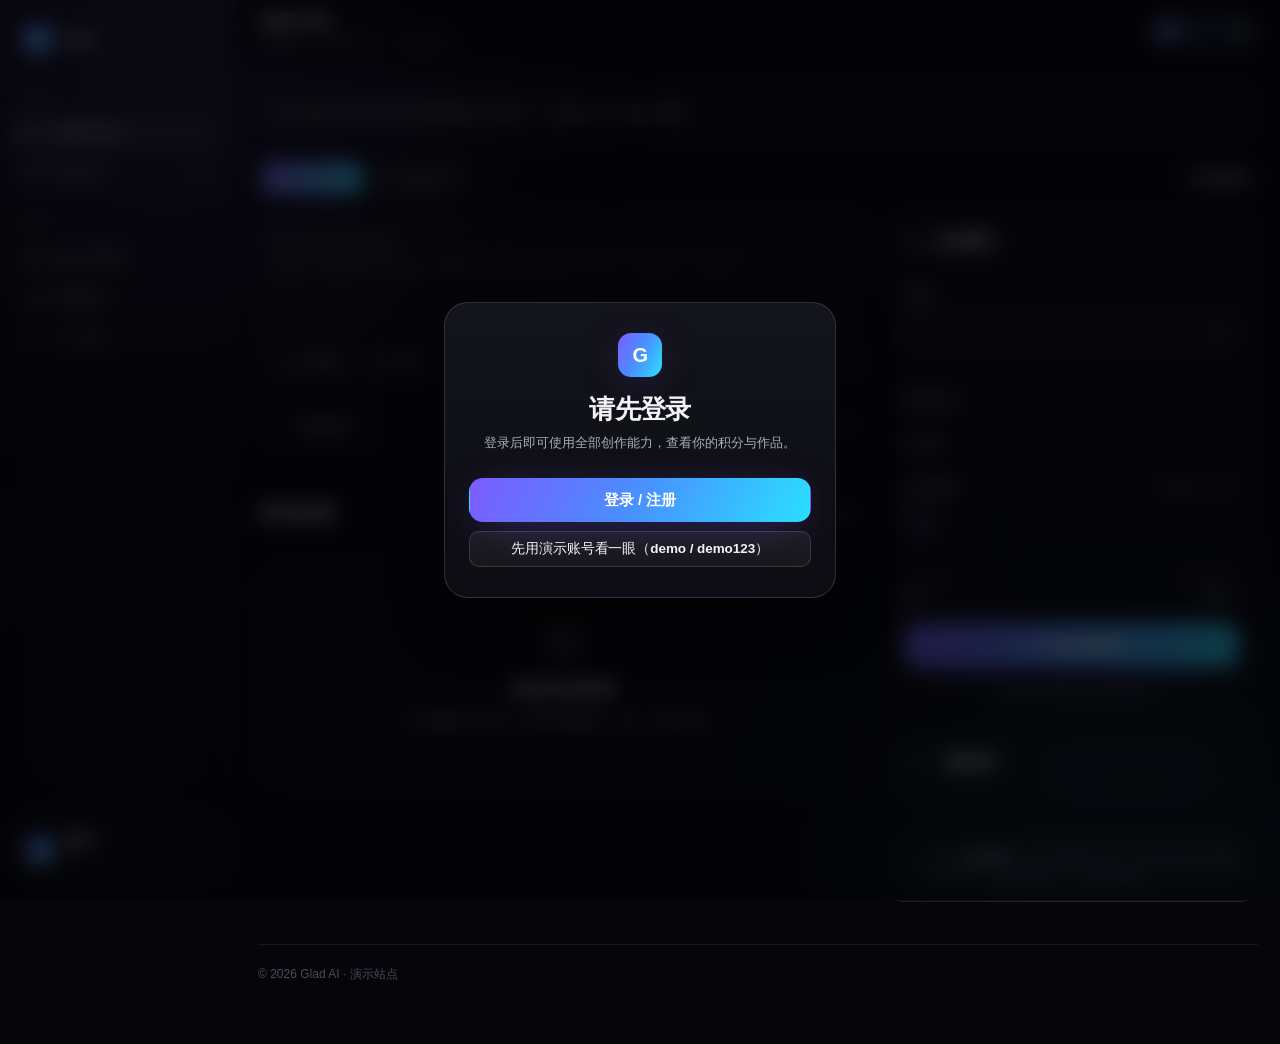
<file: index.html>
<!DOCTYPE html>
<html lang="zh-CN">
<head>
<meta charset="UTF-8">
<meta name="viewport" content="width=device-width, initial-scale=1, viewport-fit=cover">
<meta name="theme-color" content="#06060A">
<title>Glad · AI 影像创作平台</title>
<meta name="description" content="Glad —— 一句话生成电影级图片与视频。接入多账号额度池，图片视频一次到位。">
<link rel="icon" href="data:image/svg+xml,%3Csvg xmlns='http://www.w3.org/2000/svg' viewBox='0 0 32 32'%3E%3Cdefs%3E%3ClinearGradient id='g' x1='0' y1='0' x2='1' y2='1'%3E%3Cstop offset='0' stop-color='%237C5CFF'/%3E%3Cstop offset='1' stop-color='%2329E0FF'/%3E%3C/linearGradient%3E%3C/defs%3E%3Crect width='32' height='32' rx='9' fill='url(%23g)'/%3E%3Ctext x='16' y='22' font-family='system-ui,sans-serif' font-size='17' font-weight='700' fill='%23fff' text-anchor='middle'%3EG%3C/text%3E%3C/svg%3E">
<link rel="stylesheet" href="styles.css">
</head>
<body>

<div class="ambience"><div class="grid-lines"></div></div>

<!-- 未登录时的遮罩 -->
<div id="gate" class="modal-mask" style="z-index:150">
  <div class="modal narrow" style="text-align:center">
    <div class="modal-body" style="padding:30px 24px">
      <div class="brand-mark" style="margin:0 auto 16px;width:44px;height:44px;border-radius:13px;font-size:20px">G</div>
      <div class="t-h1 mb-1">请先登录</div>
      <div class="t-sm">登录后即可使用全部创作能力，查看你的积分与作品。</div>
      <div class="col mt-3" style="gap:9px">
        <a class="btn btn-primary btn-lg btn-block" href="auth.html">登录 / 注册</a>
        <button class="btn btn-block" id="gate-demo">先用演示账号看一眼（demo / demo123）</button>
      </div>
    </div>
  </div>
</div>

<div class="app" id="app" hidden>

  <!-- ==================== 侧栏 ==================== -->
  <aside class="sidebar" id="sidebar">
    <a class="brand" href="index.html">
      <span class="brand-mark">G</span>
      <span style="min-width:0">
        <span class="brand-name" id="brand-name">Glad</span>
        <span class="brand-sub" id="brand-sub">AI Studio</span>
      </span>
    </a>

    <nav class="nav-group">
      <div class="nav-label">创作</div>
      <button class="nav-item is-active" data-nav="studio" data-view="studio">
        <svg class="ico" viewBox="0 0 24 24"><path d="M12 3v3M12 18v3M4.2 4.2l2.1 2.1M17.7 17.7l2.1 2.1M3 12h3M18 12h3M4.2 19.8l2.1-2.1M17.7 6.3l2.1-2.1"/><circle cx="12" cy="12" r="3.2"/></svg>
        生成工作台
      </button>
      <button class="nav-item" data-nav="assets" data-view="assets">
        <svg class="ico" viewBox="0 0 24 24"><rect x="3" y="3" width="7.5" height="7.5" rx="1.6"/><rect x="13.5" y="3" width="7.5" height="7.5" rx="1.6"/><rect x="3" y="13.5" width="7.5" height="7.5" rx="1.6"/><rect x="13.5" y="13.5" width="7.5" height="7.5" rx="1.6"/></svg>
        我的作品
        <span class="tail" id="nav-assets-count">0</span>
      </button>
    </nav>
	
    <nav class="nav-group">
      <div class="nav-label">账户</div>
      <button class="nav-item" data-nav="credits" data-view="credits">
        <svg class="ico" viewBox="0 0 24 24"><path d="M20 12V8a2 2 0 0 0-2-2H5a2 2 0 0 0 0 4h15a2 2 0 0 1 2 2v6a2 2 0 0 1-2 2H5a2 2 0 0 1-2-2V6"/><circle cx="17" cy="14" r="1.2"/></svg>
        积分与充值
      </button>
      <button class="nav-item" data-nav="orders" data-view="orders">
        <svg class="ico" viewBox="0 0 24 24"><circle cx="9" cy="20" r="1.4"/><circle cx="18" cy="20" r="1.4"/><path d="M2 3h3l2.6 12.4a2 2 0 0 0 2 1.6h7.9a2 2 0 0 0 2-1.6L21 7H6"/></svg>
        充值记录
      </button>
      <button class="nav-item" data-nav="profile" data-view="profile">
        <svg class="ico" viewBox="0 0 24 24"><circle cx="12" cy="8" r="4"/><path d="M4 21c0-4 3.6-6.5 8-6.5s8 2.5 8 6.5"/></svg>
        个人中心
      </button>
    </nav>

    <div class="nav-spacer"></div>

    <a class="nav-item hidden" id="nav-admin" href="admin.html">
      <svg class="ico" viewBox="0 0 24 24"><path d="M12 2.5 20 6v6c0 5-3.4 8.4-8 9.5C7.4 20.4 4 17 4 12V6z"/></svg>
      管理后台
      <span class="tail">Admin</span>
    </a>

    <button class="side-user" id="side-user">
      <span class="avatar" id="side-avatar">U</span>
      <span style="min-width:0;flex:1">
        <span class="t-h3 truncate" style="display:block" id="side-name">用户</span>
        <span class="t-xs truncate" style="display:block" id="side-mail">—</span>
      </span>
      <svg class="ico" style="width:15px;height:15px;stroke:var(--text-4);fill:none;stroke-width:1.8" viewBox="0 0 24 24"><path d="m6 9 6 6 6-6"/></svg>
    </button>
  </aside>

  <!-- ==================== 主区 ==================== -->
  <div class="main">

    <header class="topbar">
      <button class="nav-toggle" id="nav-toggle" aria-label="菜单">
        <svg viewBox="0 0 24 24"><path d="M4 7h16M4 12h16M4 17h16"/></svg>
      </button>
      <div style="min-width:0">
        <div class="topbar-title" id="page-title">生成工作台</div>
        <div class="topbar-sub" id="page-sub">选择模型、比例与时长，一句话出片</div>
      </div>
      <div class="topbar-right">
        <span class="pill info hidden" id="pool-pill" title="上游账号池聚合额度">
          <span class="dot"></span><span id="pool-text">额度池</span>
        </span>
        <button class="credit-chip" id="credit-chip" title="我的积分 · 点击充值">
          <span class="coin">分</span>
          <span class="val" id="credit-val">0</span>
          <span class="unit">积分</span>
          <span class="plus" id="credit-plus">+</span>
        </button>
      </div>
    </header>

    <!-- ============================================================
         视图 1 · 生成工作台
         ============================================================ -->
    <section class="page" data-panel="studio">
      <div id="notice-bar" class="card mb-2" style="border-color:rgba(124,92,255,.28)">
        <div class="card-body row" style="padding:12px 16px;gap:11px">
          <svg class="ico" style="width:17px;height:17px;flex:none;stroke:#C3B4FF;fill:none;stroke-width:1.8" viewBox="0 0 24 24"><circle cx="12" cy="12" r="9"/><path d="M12 11v5.5M12 7.8h.01"/></svg>
          <div class="t-sm" id="notice-text" style="flex:1">—</div>
          <button class="x-btn" id="notice-close" aria-label="关闭"><svg viewBox="0 0 24 24"><path d="M6 6 18 18M18 6 6 18"/></svg></button>
        </div>
      </div>

      <!-- 模式切换 -->
      <div class="row mt-1 mb-2" style="gap:12px">
        <div class="segmented seg-brand" id="type-switch">
          <button data-type="image" class="is-active">
            <svg style="width:14px;height:14px;display:inline;vertical-align:-2px;margin-right:5px;stroke:currentColor;fill:none;stroke-width:1.9" viewBox="0 0 24 24"><rect x="3" y="3" width="18" height="18" rx="3"/><circle cx="8.8" cy="8.8" r="1.8"/><path d="m21 15-4.6-4.6L7 20"/></svg>
            图片生成
          </button>
          <button data-type="video">
            <svg style="width:14px;height:14px;display:inline;vertical-align:-2px;margin-right:5px;stroke:currentColor;fill:none;stroke-width:1.9" viewBox="0 0 24 24"><rect x="2.5" y="5" width="14" height="14" rx="3"/><path d="m16.5 10.5 5-3v9l-5-3z"/></svg>
            视频生成
          </button>
        </div>
        <div class="spacer"></div>
        <span class="pill" id="engine-pill"><span class="dot pulse"></span><span id="engine-text">演示模式</span></span>
      </div>

      <div class="studio">

        <!-- ---------- 左：提示词 + 结果 ---------- -->
        <div class="studio-main">

          <!-- 提示词 -->
          <div class="prompt-box">
            <textarea id="prompt" rows="4"
              placeholder="描述你想要的画面…&#10;例如：夜晚的东京街头，霓虹灯在雨后的路面上晕开，电影感，浅景深"></textarea>
            <div class="prompt-tools">
              <button class="btn btn-sm btn-ghost" id="btn-ref" title="上传参考图">
                <svg class="ico" viewBox="0 0 24 24"><path d="M12 19V7M7 11l5-5 5 5M4 20h16"/></svg>
                参考图
              </button>
              <button class="btn btn-sm btn-ghost" id="btn-idea" title="随机灵感">
                <svg class="ico" viewBox="0 0 24 24"><path d="M16 3h5v5M21 3l-7.5 7.5M8 21H3v-5M3 21l7.5-7.5M16 21h5v-5M14 14l7 7M3 3l6 6"/></svg>
                灵感
              </button>
              <button class="btn btn-sm btn-ghost" id="btn-clear-prompt">清空</button>
              <div class="spacer"></div>
              <span class="prompt-count"><span id="prompt-len">0</span> 字</span>
            </div>
          </div>

          <!-- 参考图区 -->
          <div id="ref-zone" class="hidden">
            <div class="row mb-1" style="gap:8px">
              <span class="t-xs" id="ref-hint">参考图（可选）</span>
              <div class="spacer"></div>
              <span class="t-xs" id="ref-count">0 / 1</span>
            </div>
            <div class="row row-wrap" style="align-items:stretch;gap:10px">
              <div class="dropzone" id="dropzone" style="flex:1;min-width:170px">
                <svg class="ico" viewBox="0 0 24 24"><path d="M12 19V7M7 11l5-5 5 5M4 20h16"/></svg>
                <span>点击或拖入图片</span>
              </div>
              <div class="thumbs" id="ref-thumbs"></div>
            </div>
            <input type="file" id="file-input" accept="image/*" multiple hidden>
          </div>

          <!-- 高级参数 -->
          <details class="card" id="advanced">
            <summary style="cursor:pointer;padding:12px 16px;font-size:13px;font-weight:580;color:var(--text-2);list-style:none;display:flex;align-items:center;gap:8px">
              <svg class="ico" style="width:15px;height:15px" viewBox="0 0 24 24"><circle cx="12" cy="12" r="3"/><path d="M19.4 15a1.7 1.7 0 0 0 .34 1.87l.06.06a2 2 0 1 1-2.83 2.83l-.06-.06a1.7 1.7 0 0 0-2.87 1.2V21a2 2 0 1 1-4 0v-.09A1.7 1.7 0 0 0 8 19.4a1.7 1.7 0 0 0-1.87.34l-.06.06a2 2 0 1 1-2.83-2.83l.06-.06A1.7 1.7 0 0 0 3 15"/></svg>
              高级参数
              <span class="spacer"></span>
              <span class="t-xs">反向提示词 · 精细度</span>
            </summary>
            <div class="card-body" style="padding-top:4px">
              <div class="field mb-2">
                <label class="field-label">反向提示词（不想出现的元素）</label>
                <textarea class="textarea" id="negative" rows="2" style="min-height:64px"
                  placeholder="例如：模糊、变形、多余手指、文字水印"></textarea>
              </div>
              <div class="field">
                <div class="row" style="justify-content:space-between">
                  <label class="field-label">精细度 sample_strength</label>
                  <span class="t-xs mono-num" id="strength-val">0.50</span>
                </div>
                <input type="range" class="slider" id="strength" min="0" max="1" step="0.05" value="0.5">
                <div class="field-hint" id="strength-hint">数值越高越贴近提示词，越低越自由</div>
              </div>
            </div>
          </details>

          <!-- 结果区 -->
          <div class="section-head">
            <div class="t-h2" style="margin-right:auto">本次生成</div>
            <button class="btn btn-sm btn-ghost" id="btn-clear-results">清空</button>
          </div>
          <div id="results">
            <div class="empty">
              <span class="ico-lg"><svg viewBox="0 0 24 24"><rect x="3" y="3" width="18" height="18" rx="3"/><circle cx="8.8" cy="8.8" r="1.8"/><path d="m21 15-4.6-4.6L7 20"/></svg></span>
              <div class="t-h3">还没有生成内容</div>
              <div class="t-sm">在左侧输入提示词，调好右侧参数，点击「开始生成」</div>
            </div>
          </div>
        </div>

        <!-- ---------- 右：参数面板 ---------- -->
        <aside class="studio-side">
          <div class="card">
            <div class="card-head">
              <svg class="ico" style="width:16px;height:16px;stroke:#C3B4FF;fill:none;stroke-width:1.7" viewBox="0 0 24 24"><path d="M4 6h16M4 12h16M4 18h16"/><circle cx="9" cy="6" r="2" fill="var(--bg)"/><circle cx="15" cy="12" r="2" fill="var(--bg)"/><circle cx="8" cy="18" r="2" fill="var(--bg)"/></svg>
              <div class="t-h3">生成参数</div>
            </div>
            <div class="card-body col" style="gap:16px">

              <!-- 模型 -->
              <div class="field">
                <label class="field-label">
                  模型
                  <span class="spacer"></span>
                  <span class="t-xs" id="model-count"></span>
                </label>
                <select class="select" id="model"></select>
                <div class="field-hint" id="model-desc">—</div>
              </div>

              <!-- 比例 -->
              <div class="field">
                <label class="field-label">画面比例</label>
                <div class="ratio-grid" id="ratio-grid"></div>
              </div>

              <!-- 分辨率 -->
              <div class="field">
                <label class="field-label">
                  分辨率
                  <span class="t-xs" id="res-px" style="margin-left:auto;font-variant-numeric:tabular-nums"></span>
                </label>
                <div class="opt-row" id="res-grid"></div>
              </div>

              <!-- 时长（仅视频） -->
              <div class="field hidden" id="dur-field">
                <label class="field-label">视频时长</label>
                <div class="opt-row" id="dur-grid"></div>
                <div class="field-hint" id="dur-hint"></div>
              </div>

              <!-- 数量 -->
              <div class="field">
                <label class="field-label">
                  生成数量
                  <span class="t-xs" style="margin-left:auto">上游固定 1 张/条</span>
                </label>
                <div class="opt-row">
                  <button class="opt is-active" data-count="1">1</button>
                  <button class="opt is-disabled" data-count="2">2</button>
                  <button class="opt is-disabled" data-count="4">4</button>
                </div>
              </div>

              <div class="divider" style="margin:0"></div>

              <!-- 预估 -->
              <div class="row" style="gap:12px">
                <div class="gen-cost" style="flex:1">
                  <span>本次消耗</span>
                  <b id="cost-est">0<span class="u">积分</span></b>
                </div>
                <div class="gen-cost" style="text-align:right">
                  <span>生成后剩余</span>
                  <b id="cost-after">0<span class="u">积分</span></b>
                </div>
              </div>

              <button class="btn btn-primary btn-lg btn-block" id="btn-generate">
                <svg class="ico" viewBox="0 0 24 24"><path d="M13 2 4.5 13.5H11L10 22l8.5-11.5H12z"/></svg>
                <span id="gen-label">开始生成图片</span>
              </button>
              <div class="t-xs text-c" id="gen-hint">生成即代表同意平台使用规范</div>
            </div>
          </div>

          <!-- 灵感 -->
          <div class="card">
            <div class="card-head">
              <svg class="ico" style="width:16px;height:16px;stroke:var(--text-3);fill:none;stroke-width:1.7" viewBox="0 0 24 24"><path d="M9 18h6M10 21h4M12 3a6 6 0 0 1 3.5 10.9c-.5.4-.8 1-.8 1.6v.5h-5.4v-.5c0-.6-.3-1.2-.8-1.6A6 6 0 0 1 12 3"/></svg>
              <div class="t-h3" style="margin-right:auto">一键灵感</div>
            </div>
            <div class="card-body" style="padding-top:12px">
              <div class="opt-row" id="idea-list"></div>
            </div>
          </div>

          <div class="card">
            <div class="card-body" style="padding:14px 16px">
              <div class="row" style="gap:10px">
                <svg class="ico" style="width:16px;height:16px;stroke:var(--text-4);fill:none;stroke-width:1.7;flex:none" viewBox="0 0 24 24"><circle cx="12" cy="12" r="9"/><path d="M12 11v5.5M12 7.8h.01"/></svg>
                <div class="t-xs" style="line-height:1.6">
                  当前为<b style="color:var(--text-2)">演示模式</b>：不会真的调用上游，作品为本地生成的效果占位图。
                  接好真接口后，本页无需改动。
                </div>
              </div>
            </div>
          </div>
        </aside>
      </div>

      <footer class="foot">
        <span>© <span id="year"></span> <span id="foot-brand">Glad</span></span>
        <span class="spacer"></span>
        <span id="foot-nav"></span>
      </footer>
    </section>

    <!-- ============================================================
         视图 2 · 我的作品
         ============================================================ -->
    <section class="page hidden" data-panel="assets">
      <div class="row mb-2 row-wrap" style="gap:10px">
        <div class="segmented" id="asset-filter">
          <button data-f="all" class="is-active">全部</button>
          <button data-f="image">图片</button>
          <button data-f="video">视频</button>
        </div>
        <div class="input-wrap" style="max-width:250px;flex:1">
          <span class="pre"><svg viewBox="0 0 24 24"><circle cx="11" cy="11" r="7"/><path d="m20 20-3.5-3.5"/></svg></span>
          <input class="input" id="asset-search" placeholder="搜索提示词…">
        </div>
        <div class="spacer"></div>
        <button class="btn btn-sm" id="btn-refresh-assets"><svg class="ico" viewBox="0 0 24 24"><path d="M21 12a9 9 0 1 1-2.6-6.4M21 4v5h-5"/></svg>刷新</button>
        <button class="btn btn-sm btn-danger" id="btn-clear-assets"><svg class="ico" viewBox="0 0 24 24"><path d="M4 7h16M10 4h4M6 7l1 13a2 2 0 0 0 2 2h6a2 2 0 0 0 2-2l1-13"/></svg>清空作品</button>
      </div>
      <div id="assets-grid"></div>
    </section>

    <!-- ============================================================
         视图 3 · 积分与充值
         ============================================================ -->
    <section class="page page-narrow hidden" data-panel="credits">
      <div class="credit-hero">
        <div class="eyebrow">当前剩余积分</div>
        <div class="amount grad-text"><span id="credits-big">0</span></div>
        <div class="t-sm">1 元 = 10 积分 · 生成时按模型与分辨率扣减</div>
        <div class="row mt-3 row-wrap" style="gap:10px">
          <button class="btn btn-primary" id="btn-recharge">
            <svg class="ico" viewBox="0 0 24 24"><path d="M12 5v14M5 12h14"/></svg>立即充值
          </button>
          <button class="btn" id="btn-goto-studio">去创作</button>
        </div>
      </div>

      <div class="grid g-4 mt-3">
        <div class="stat"><div class="k">累计消耗</div><div class="v" id="st-consumed">0</div><div class="d">历史生成扣减</div></div>
        <div class="stat"><div class="k">累计充值</div><div class="v" id="st-recharged">0</div><div class="d">已支付订单合计</div></div>
        <div class="stat"><div class="k">生成次数</div><div class="v" id="st-jobs">0</div><div class="d" id="st-jobs-d">图片 0 · 视频 0</div></div>
        <div class="stat"><div class="k">VIP 等级</div><div class="v" id="st-vip">普通</div><div class="d" id="st-vip-d">充值满 100 元升级</div></div>
      </div>

      <div class="section-head"><div class="t-h2" style="margin-right:auto">充值套餐</div>
        <span class="t-xs">点击套餐后可选择微信 / 支付宝扫码</span>
      </div>
      <div class="plan-grid" id="plan-grid"></div>

      <div class="card mt-2">
        <div class="card-head"><div class="t-h3">自定义金额</div></div>
        <div class="card-body">
          <div class="row row-wrap" style="gap:10px">
            <div class="input-wrap" style="max-width:210px;flex:1">
              <span class="pre" style="font-size:14px;color:var(--text-3)">¥</span>
              <input class="input" id="custom-amount" type="number" min="1" step="1" placeholder="输入金额"
                style="padding-left:30px;padding-right:64px">
              <span class="suf" id="custom-pts">= 0 积分</span>
            </div>
            <button class="btn btn-primary" id="btn-custom-pay">去支付</button>
            <span class="t-xs">单笔 1 – 5000 元</span>
          </div>
        </div>
      </div>

      <div class="card mt-2">
        <div class="card-head">
          <div class="t-h3">价格说明</div>
        </div>
        <div class="card-body">
          <div class="table-wrap">
            <table class="tbl">
              <thead><tr><th>类型</th><th>模型</th><th>规格</th><th class="text-r">消耗积分</th></tr></thead>
              <tbody id="price-table"></tbody>
            </table>
          </div>
        </div>
      </div>
    </section>

    <!-- ============================================================
         视图 4 · 充值记录
         ============================================================ -->
    <section class="page page-narrow hidden" data-panel="orders">
      <div class="row mb-2 row-wrap" style="gap:10px">
        <div class="segmented" id="order-filter">
          <button data-f="all" class="is-active">全部</button>
          <button data-f="pending">待支付</button>
          <button data-f="paid">已支付</button>
          <button data-f="closed">已关闭</button>
        </div>
        <div class="spacer"></div>
        <span class="t-xs" id="order-count"></span>
      </div>
      <div class="col" id="order-list" style="gap:9px"></div>
    </section>

    <!-- ============================================================
         视图 5 · 个人中心
         ============================================================ -->
    <section class="page page-narrow hidden" data-panel="profile">
      <div class="card">
        <div class="card-body row" style="gap:16px;flex-wrap:wrap">
          <span class="avatar lg" id="pf-avatar">U</span>
          <div style="min-width:0;flex:1">
            <div class="t-h1" id="pf-name">用户</div>
            <div class="t-sm" id="pf-mail">—</div>
            <div class="row mt-1" style="gap:7px">
              <span class="pill brand" id="pf-role">普通用户</span>
              <span class="pill" id="pf-since">注册于 —</span>
            </div>
          </div>
          <div style="text-align:right">
            <div class="eyebrow">剩余积分</div>
            <div class="t-h1 mono-num" id="pf-credits">0</div>
          </div>
        </div>
      </div>

      <div class="tabs mt-3" id="profile-tabs">
        <button class="tab is-active" data-t="info">基本资料</button>
        <button class="tab" data-t="pw">修改密码</button>
        <button class="tab" data-t="data">我的数据</button>
        <button class="tab" data-t="about">关于</button>
      </div>

      <div class="tab-panel is-active" data-tp="info">
        <div class="card">
          <div class="card-body col" style="gap:14px;max-width:520px">
            <div class="field">
              <label class="field-label">用户名</label>
              <input class="input" id="pf-in-name">
            </div>
            <div class="field">
              <label class="field-label">邮箱</label>
              <input class="input" id="pf-in-mail" type="email">
            </div>
            <div class="field">
              <label class="field-label">手机号<span class="t-xs" style="margin-left:6px">选填</span></label>
              <input class="input" id="pf-in-phone">
            </div>
            <div class="row">
              <button class="btn btn-primary" id="btn-save-profile">保存资料</button>
              <span class="spacer"></span>
              <button class="btn btn-ghost" id="btn-logout-1">
                <svg class="ico" viewBox="0 0 24 24"><path d="M9 21H5a2 2 0 0 1-2-2V5a2 2 0 0 1 2-2h4"/><path d="m16 17 5-5-5-5M21 12H9"/></svg>退出登录
              </button>
            </div>
          </div>
        </div>
      </div>

      <div class="tab-panel" data-tp="pw">
        <div class="card">
          <div class="card-body col" style="gap:14px;max-width:520px">
            <div class="field">
              <label class="field-label">原密码</label>
              <input class="input" id="pw-old" type="password" placeholder="请输入当前密码">
            </div>
            <div class="field">
              <label class="field-label">新密码</label>
              <input class="input" id="pw-new" type="password" placeholder="至少 6 位，含字母和数字">
              <div class="pw-meter" id="pw-meter"><i></i><i></i><i></i></div>
            </div>
            <div class="field">
              <label class="field-label">确认新密码</label>
              <input class="input" id="pw-new2" type="password" placeholder="再次输入新密码">
            </div>
            <div>
              <button class="btn btn-primary" id="btn-save-pw">修改密码</button>
            </div>
          </div>
        </div>
      </div>

      <div class="tab-panel" data-tp="data">
        <div class="grid g-3">
          <div class="stat"><div class="k">我的作品</div><div class="v" id="md-jobs">0</div><div class="d">含失败任务</div></div>
          <div class="stat"><div class="k">消耗积分</div><div class="v" id="md-credits">0</div><div class="d">历史合计</div></div>
          <div class="stat"><div class="k">充值订单</div><div class="v" id="md-orders">0</div><div class="d">含待支付</div></div>
        </div>
        <div class="card mt-2">
          <div class="card-head"><div class="t-h3">备份我的数据</div></div>
          <div class="card-body col" style="gap:10px">
            <div class="t-sm">演示模式下所有数据都存在这台电脑的浏览器里。换电脑或清缓存会丢失，可以导出备份。</div>
            <div class="row">
              <button class="btn" id="btn-export-me">
                <svg class="ico" viewBox="0 0 24 24"><path d="M12 3v12M7 11l5 5 5-5M4 20h16"/></svg>导出我的数据
              </button>
            </div>
          </div>
        </div>
      </div>

      <div class="tab-panel" data-tp="about">
        <div class="card">
          <div class="card-body col" style="gap:12px">
            <div class="t-h3">Glad · AI 影像创作平台</div>
            <div class="t-sm" style="line-height:1.8">
              本页是<b style="color:var(--text)">演示壳</b>：注册、登录、找回密码、积分、充值全部由前端 localStorage 模拟，
              没有真实服务器，也没有真实支付。
            </div>
            <div class="divider"></div>
            <div class="t-sm" style="line-height:1.9">
              <b style="color:var(--text)">接真后端时要做什么：</b><br>
              1. 把 <span class="t-mono">js/store.js</span> 里的方法改成 <span class="t-mono">fetch('/api/...')</span><br>
              2. 积分与订单改为服务端裁决，前端数字一律不可信<br>
              3. 支付改成微信 / 支付宝的官方扫码接口，加积分只走异步回调<br>
              4. 生成接口指向即梦聚合服务 <span class="t-mono">/v1/images|videos/generations</span>
            </div>
            <div class="divider"></div>
            <div class="t-xs">版本 1.0 · 演示版 · <span id="about-time">—</span></div>
          </div>
        </div>
      </div>
    </section>

  </div>
</div>

<!-- 用户菜单 -->
<div class="modal-mask" id="user-menu">
  <div class="modal narrow" style="max-width:280px">
    <div class="modal-body" style="padding:8px" id="user-menu-body"></div>
  </div>
</div>

<!-- 支付弹层 -->
<div class="modal-mask" id="pay-modal">
  <div class="modal" style="max-width:430px">
    <div class="modal-head">
      <div>
        <div class="eyebrow">扫码支付（演示）</div>
        <div class="t-h2" id="pay-title">确认支付</div>
      </div>
      <button class="x-btn" data-close><svg viewBox="0 0 24 24"><path d="M6 6 18 18M18 6 6 18"/></svg></button>
    </div>
    <div class="modal-body" id="pay-body"></div>
    <div class="modal-foot">
      <button class="btn" data-close>取消</button>
      <span class="spacer"></span>
      <button class="btn btn-primary" id="pay-sim">模拟已支付（演示）</button>
    </div>
  </div>
</div>

<script src="js/store.js"></script>
<script src="js/ui.js"></script>
<script src="js/app.js"></script>
</body>
</html>
</file>
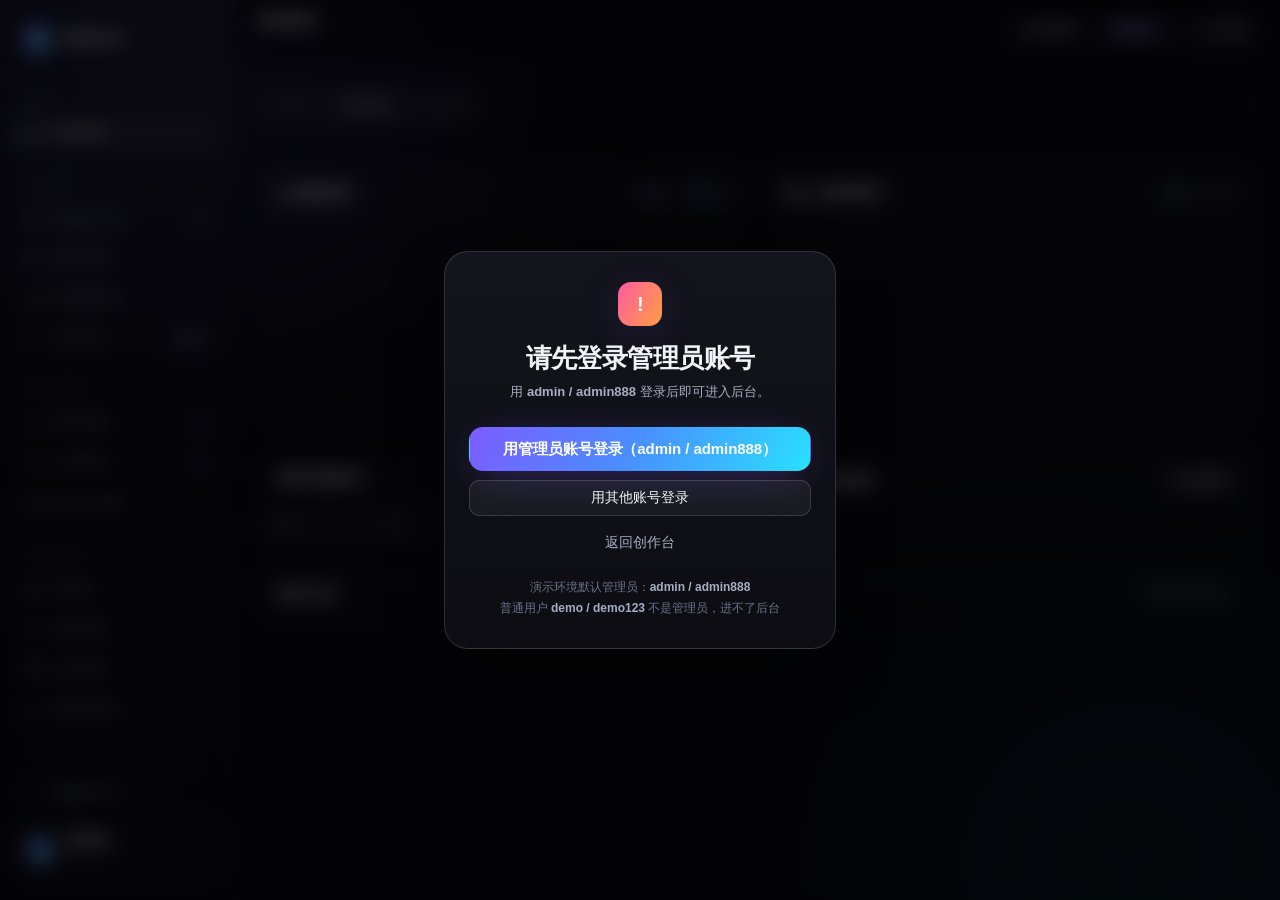
<file: admin.html>
<!DOCTYPE html>
<html lang="zh-CN">
<head>
<meta charset="UTF-8">
<meta name="viewport" content="width=device-width, initial-scale=1, viewport-fit=cover">
<meta name="theme-color" content="#06060A">
<title>管理后台 · Glad</title>
<link rel="icon" href="data:image/svg+xml,%3Csvg xmlns='http://www.w3.org/2000/svg' viewBox='0 0 32 32'%3E%3Cdefs%3E%3ClinearGradient id='g' x1='0' y1='0' x2='1' y2='1'%3E%3Cstop offset='0' stop-color='%237C5CFF'/%3E%3Cstop offset='1' stop-color='%2329E0FF'/%3E%3C/linearGradient%3E%3C/defs%3E%3Crect width='32' height='32' rx='9' fill='url(%23g)'/%3E%3Ctext x='16' y='22' font-family='system-ui,sans-serif' font-size='17' font-weight='700' fill='%23fff' text-anchor='middle'%3EG%3C/text%3E%3C/svg%3E">
<link rel="stylesheet" href="styles.css">
<style>
  /* 管理端专属补充 */
  .kpi-grid { display: grid; grid-template-columns: repeat(auto-fit, minmax(174px, 1fr)); gap: 13px; }
  .chart-wrap {
    display: flex; align-items: flex-end; gap: 5px;
    height: 172px; padding: 14px 4px 0;
  }
  .chart-col { flex: 1; display: flex; flex-direction: column; justify-content: flex-end; gap: 2px; min-width: 0; }
  .chart-col .seg { border-radius: 2px; min-height: 2px; transition: opacity var(--t-fast); }
  .chart-col .seg:hover { opacity: .7; }
  .chart-col .seg.img { background: linear-gradient(180deg, #7C5CFF, #5B43D6); }
  .chart-col .seg.vid { background: linear-gradient(180deg, #29E0FF, #1B9CBF); }
  .chart-axis { display: flex; gap: 5px; padding: 6px 4px 0; }
  .chart-axis span { flex: 1; text-align: center; font-size: 9.5px; color: var(--text-4); min-width: 0; overflow: hidden; }
  .legend { display: flex; gap: 14px; flex-wrap: wrap; font-size: 11.5px; color: var(--text-3); }
  .legend i { width: 9px; height: 9px; border-radius: 3px; display: inline-block; margin-right: 5px; vertical-align: -1px; }
  .token-row {
    display: grid;
    grid-template-columns: minmax(0,1.1fr) minmax(0,1.5fr) 92px 88px 118px;
    gap: 12px; align-items: center;
    padding: 12px 15px;
    border-radius: var(--r-md);
    border: 1px solid var(--line);
    background: rgba(255,255,255,.017);
    transition: background var(--t-fast);
  }
  .token-row:hover { background: var(--surface-2); }
  .token-row.is-dead { border-color: rgba(255,92,92,.32); background: rgba(255,92,92,.05); }
  .token-row.is-off { opacity: .55; }
  .token-bar { height: 3px; border-radius: 2px; background: rgba(255,255,255,.09); overflow: hidden; margin-top: 5px; }
  .token-bar > i { display: block; height: 100%; border-radius: 2px; background: var(--grad); }
  .mini-table td, .mini-table th { padding: 9px 12px; font-size: 12.5px; }
  .model-card .card-head { padding: 12px 15px; }
  .kv { display: grid; grid-template-columns: 132px minmax(0,1fr); gap: 10px 14px; align-items: center; }
  .kv > .k { font-size: 12.5px; color: var(--text-3); }
  .cost-grid { display: grid; gap: 6px; }
  .cost-row { display: grid; grid-template-columns: 74px 1fr 1fr; gap: 8px; align-items: center; }
  .cost-row .lbl { font-size: 12px; color: var(--text-3); }
  .cost-row input { height: 30px; font-size: 12.5px; padding: 0 9px; }
  .log-row {
    display: grid; grid-template-columns: 74px 150px minmax(0,1fr);
    gap: 12px; align-items: baseline;
    padding: 9px 14px; font-size: 12.5px;
    border-bottom: 1px solid rgba(255,255,255,.045);
  }
  .log-row:hover { background: rgba(255,255,255,.022); }
  .log-row .lv { font-weight: 700; font-size: 10.5px; letter-spacing: .04em; }
  .log-row .lv.INFO { color: #7BE8A8; }
  .log-row .lv.WARN { color: #FFD08A; }
  .log-row .lv.ERROR { color: #FFAAAA; }
  @media (max-width: 1100px) {
    .token-row { grid-template-columns: minmax(0,1fr); gap: 8px; }
  }
</style>
</head>
<body>

<div class="ambience"><div class="grid-lines"></div></div>

<!-- 非管理员遮罩 -->
<div id="deny" class="modal-mask" style="z-index:150">
  <div class="modal narrow" style="text-align:center">
    <div class="modal-body" style="padding:30px 24px">
      <div class="brand-mark" style="margin:0 auto 16px;width:44px;height:44px;border-radius:13px;font-size:20px;background:var(--grad-warm)">!</div>
      <div class="t-h1 mb-1" id="deny-title">需要管理员权限</div>
      <div class="t-sm" id="deny-text">请用管理员账号登录后再进入后台。</div>
      <div class="col mt-3" style="gap:9px">
        <button class="btn btn-primary btn-lg btn-block" id="deny-quick">用管理员账号登录（admin / admin888）</button>
        <a class="btn btn-block" href="auth.html?next=admin.html&amp;switch=1">用其他账号登录</a>
        <a class="btn btn-ghost btn-block" href="index.html">返回创作台</a>
      </div>
      <div class="t-xs mt-2" style="line-height:1.7">
        演示环境默认管理员：<b style="color:var(--text-2)">admin / admin888</b><br>
        普通用户 <b style="color:var(--text-2)">demo / demo123</b> 不是管理员，进不了后台
      </div>
    </div>
  </div>
</div>

<div class="app" id="app" hidden>

  <!-- ==================== 侧栏 ==================== -->
  <aside class="sidebar" id="sidebar">
    <a class="brand" href="admin.html">
      <span class="brand-mark" style="background:var(--grad)">G</span>
      <span style="min-width:0">
        <span class="brand-name">管理后台</span>
        <span class="brand-sub" id="brand-sub">AI Studio</span>
      </span>
    </a>

    <nav class="nav-group">
      <div class="nav-label">概览</div>
      <button class="nav-item is-active" data-nav="dash" data-view="dash">
        <svg class="ico" viewBox="0 0 24 24"><path d="M3 3v18h18"/><path d="m7 15 3.5-4 3 2.5L20 7"/></svg>
        数据看板
      </button>
    </nav>

    <nav class="nav-group">
      <div class="nav-label">核心配置</div>
      <button class="nav-item" data-nav="pool" data-view="pool">
        <svg class="ico" viewBox="0 0 24 24"><rect x="3" y="3.5" width="18" height="7" rx="2"/><rect x="3" y="13.5" width="18" height="7" rx="2"/><path d="M7 7h.01M7 17h.01"/></svg>
        额度账号池
        <span class="tail" id="nav-pool">0</span>
      </button>
      <button class="nav-item" data-nav="models" data-view="models">
        <svg class="ico" viewBox="0 0 24 24"><path d="m12 2 9 5-9 5-9-5z"/><path d="m3 12 9 5 9-5M3 17l9 5 9-5"/></svg>
        模型管理
      </button>
      <button class="nav-item" data-nav="presets" data-view="presets">
        <svg class="ico" viewBox="0 0 24 24"><path d="M4 6h16M4 12h16M4 18h16"/><circle cx="9" cy="6" r="2" fill="var(--bg)"/><circle cx="15" cy="12" r="2" fill="var(--bg)"/><circle cx="8" cy="18" r="2" fill="var(--bg)"/></svg>
        比例与时长
      </button>
      <button class="nav-item" data-nav="api" data-view="api">
        <svg class="ico" viewBox="0 0 24 24"><path d="M9.5 14.5 14.5 9.5"/><path d="M11 6.5 13 4.5a4 4 0 0 1 5.7 5.7l-2 2M13 17.5l-2 2a4 4 0 0 1-5.7-5.7l2-2"/></svg>
        API 接入
        <span class="tail" id="nav-api-mode">Mock</span>
      </button>
    </nav>

    <nav class="nav-group">
      <div class="nav-label">用户与交易</div>
      <button class="nav-item" data-nav="users" data-view="users">
        <svg class="ico" viewBox="0 0 24 24"><circle cx="9" cy="8" r="3.6"/><path d="M2.5 21c0-3.6 3-5.8 6.5-5.8s6.5 2.2 6.5 5.8"/><path d="M17 4.5a3.6 3.6 0 0 1 0 7M19 21c0-2.4-.7-4.2-2-5.4"/></svg>
        用户管理
        <span class="tail" id="nav-users">0</span>
      </button>
      <button class="nav-item" data-nav="orders" data-view="orders">
        <svg class="ico" viewBox="0 0 24 24"><circle cx="9" cy="20" r="1.4"/><circle cx="18" cy="20" r="1.4"/><path d="M2 3h3l2.6 12.4a2 2 0 0 0 2 1.6h7.9a2 2 0 0 0 2-1.6L21 7H6"/></svg>
        订单管理
        <span class="tail" id="nav-orders">0</span>
      </button>
      <button class="nav-item" data-nav="pricing" data-view="pricing">
        <svg class="ico" viewBox="0 0 24 24"><path d="M20 12V8a2 2 0 0 0-2-2H5a2 2 0 0 0 0 4h15a2 2 0 0 1 2 2v6a2 2 0 0 1-2 2H5a2 2 0 0 1-2-2V6"/><circle cx="17" cy="14" r="1.2"/></svg>
        积分与计费
      </button>
    </nav>

    <nav class="nav-group">
      <div class="nav-label">站点与系统</div>
      <button class="nav-item" data-nav="assets" data-view="assets">
        <svg class="ico" viewBox="0 0 24 24"><rect x="3" y="3" width="18" height="18" rx="3"/><circle cx="8.8" cy="8.8" r="1.8"/><path d="m21 15-4.6-4.6L7 20"/></svg>
        作品库
      </button>
      <button class="nav-item" data-nav="audit" data-view="audit">
        <svg class="ico" viewBox="0 0 24 24"><path d="M12 2.5 20 6v6c0 5-3.4 8.4-8 9.5C7.4 20.4 4 17 4 12V6z"/><path d="m9 12 2 2 4-4"/></svg>
        内容审核
      </button>
      <button class="nav-item" data-nav="site" data-view="site">
        <svg class="ico" viewBox="0 0 24 24"><circle cx="12" cy="12" r="9"/><path d="M3 12h18M12 3a15 15 0 0 1 0 18 15 15 0 0 1 0-18"/></svg>
        站点设置
      </button>
      <button class="nav-item" data-nav="system" data-view="system">
        <svg class="ico" viewBox="0 0 24 24"><circle cx="12" cy="12" r="3"/><path d="M19.4 15a1.7 1.7 0 0 0 .34 1.87l.06.06a2 2 0 1 1-2.83 2.83l-.06-.06a1.7 1.7 0 0 0-2.87 1.2V21a2 2 0 1 1-4 0v-.09A1.7 1.7 0 0 0 8 19.4a1.7 1.7 0 0 0-1.87.34l-.06.06a2 2 0 1 1-2.83-2.83l.06-.06A1.7 1.7 0 0 0 3 15"/></svg>
        系统与日志
      </button>
    </nav>

    <div class="nav-spacer"></div>

    <a class="nav-item" href="index.html">
      <svg class="ico" viewBox="0 0 24 24"><path d="M19 12H5M11 6l-6 6 6 6"/></svg>
      返回创作台
    </a>
    <button class="side-user" id="side-user">
      <span class="avatar" id="side-avatar">A</span>
      <span style="min-width:0;flex:1">
        <span class="t-h3 truncate" style="display:block" id="side-name">管理员</span>
        <span class="t-xs truncate" style="display:block" id="side-mail">—</span>
      </span>
      <svg class="ico" style="width:15px;height:15px;stroke:var(--text-4);fill:none;stroke-width:1.8" viewBox="0 0 24 24"><path d="m6 9 6 6 6-6"/></svg>
    </button>
  </aside>

  <!-- ==================== 主区 ==================== -->
  <div class="main">
    <header class="topbar">
      <button class="nav-toggle" id="nav-toggle" aria-label="菜单">
        <svg viewBox="0 0 24 24"><path d="M4 7h16M4 12h16M4 17h16"/></svg>
      </button>
      <div style="min-width:0">
        <div class="topbar-title" id="page-title">数据看板</div>
        <div class="topbar-sub" id="page-sub">—</div>
      </div>
      <div class="topbar-right">
        <span class="pill" id="api-pill"><span class="dot"></span><span id="api-pill-text">演示模式</span></span>
        <span class="pill brand" id="pool-pill" title="账号池聚合额度">
          <span class="dot"></span><span id="pool-text">额度池 —</span>
        </span>
        <button class="btn btn-sm" id="btn-reload" title="重新读取本地数据">
          <svg class="ico" viewBox="0 0 24 24"><path d="M21 12a9 9 0 1 1-2.6-6.4M21 4v5h-5"/></svg>刷新
        </button>
      </div>
    </header>

    <!-- ============ 1. 数据看板 ============ -->
    <section class="page" data-panel="dash">
      <div class="row mb-2 row-wrap" style="gap:10px">
        <div class="segmented" id="range-switch">
          <button data-d="7">近 7 天</button>
          <button data-d="14" class="is-active">近 14 天</button>
          <button data-d="30">近 30 天</button>
        </div>
        <div class="spacer"></div>
        <span class="t-xs" id="dash-updated">—</span>
      </div>

      <div class="kpi-grid" id="kpi-grid"></div>

      <div class="grid g-2 mt-3">
        <div class="card">
          <div class="card-head">
            <div class="t-h3" style="margin-right:auto">生成量趋势</div>
            <div class="legend">
              <span><i style="background:#7C5CFF"></i>图片</span>
              <span><i style="background:#29E0FF"></i>视频</span>
            </div>
          </div>
          <div class="card-body">
            <div class="chart-wrap" id="chart-calls"></div>
            <div class="chart-axis" id="chart-axis"></div>
          </div>
        </div>
        <div class="card">
          <div class="card-head">
            <div class="t-h3" style="margin-right:auto">收入与新增用户</div>
            <div class="legend"><span><i style="background:#2ED573"></i>充值金额 ¥</span></div>
          </div>
          <div class="card-body">
            <div class="chart-wrap" id="chart-money"></div>
            <div class="chart-axis" id="chart-axis2"></div>
          </div>
        </div>
      </div>

      <div class="grid g-2 mt-2">
        <div class="card">
          <div class="card-head"><div class="t-h3">模型用量排行</div></div>
          <div class="card-body" style="padding:0">
            <div class="table-wrap" style="border:0;border-radius:0">
              <table class="tbl mini-table">
                <thead><tr><th>模型</th><th>类型</th><th class="text-r">调用</th><th class="text-r">消耗积分</th></tr></thead>
                <tbody id="dash-model-rows"></tbody>
              </table>
            </div>
          </div>
        </div>
        <div class="card">
          <div class="card-head"><div class="t-h3">账号池健康度</div><button class="btn btn-sm" id="btn-pool-probe">全部探测</button></div>
          <div class="card-body col" style="gap:12px" id="dash-pool"></div>
        </div>
      </div>

      <div class="card mt-2">
        <div class="card-head"><div class="t-h3">最近动态</div><a class="btn btn-sm btn-ghost" href="#" data-jump="system">查看全部日志</a></div>
        <div class="card-body" style="padding:0" id="dash-logs"></div>
      </div>
    </section>

    <!-- ============ 2. 额度账号池 ============ -->
    <section class="page hidden" data-panel="pool">
      <div class="card mb-2" style="border-color:rgba(124,92,255,.28)">
        <div class="card-body row row-wrap" style="gap:16px">
          <div>
            <div class="eyebrow">聚合可用额度</div>
            <div class="t-h1 grad-text mono-num" id="pool-total">0</div>
            <div class="t-xs">所有启用账号剩余积分之和</div>
          </div>
          <div class="divider" style="width:1px;height:52px;margin:0 4px"></div>
          <div class="grid g-4" style="flex:1;min-width:260px;gap:10px">
            <div class="stat" style="padding:11px"><div class="k">账号总数</div><div class="v" style="font-size:21px" id="pool-accounts">0</div></div>
            <div class="stat" style="padding:11px"><div class="k">可用</div><div class="v" style="font-size:21px" id="pool-usable">0</div></div>
            <div class="stat" style="padding:11px"><div class="k">失效</div><div class="v" style="font-size:21px;color:#FFAAAA" id="pool-dead">0</div></div>
            <div class="stat" style="padding:11px"><div class="k">已停用</div><div class="v" style="font-size:21px" id="pool-off">0</div></div>
          </div>
        </div>
      </div>

      <div class="row mb-2 row-wrap" style="gap:10px">
        <button class="btn btn-primary btn-sm" id="btn-pool-add">
          <svg class="ico" viewBox="0 0 24 24"><path d="M12 5v14M5 12h14"/></svg>添加账号
        </button>
        <button class="btn btn-sm" id="btn-pool-bulk">
          <svg class="ico" viewBox="0 0 24 24"><path d="M12 19V7M7 11l5-5 5 5M4 20h16"/></svg>批量导入
        </button>
        <button class="btn btn-sm" id="btn-pool-all">全部探测额度</button>
        <div class="spacer"></div>
        <span class="t-xs">调度方式与上游一致：每次请求从池中<b style="color:var(--text-2)">随机取一个</b>可用账号</span>
      </div>

      <div class="col" id="pool-list" style="gap:8px"></div>

      <div class="card mt-3">
        <div class="card-head"><div class="t-h3">怎么拿到 sessionid</div></div>
        <div class="card-body">
          <div class="t-sm" style="line-height:1.9">
            1. 浏览器登录 <b style="color:var(--text)">即梦 jimeng.jianying.com</b><br>
            2. 按 <span class="t-mono">F12</span> 打开开发者工具 → <b style="color:var(--text)">Application（应用）</b> → <b style="color:var(--text)">Cookies</b><br>
            3. 找到名为 <span class="t-mono">sessionid</span> 的那一条，复制它的值<br>
            4. 回到这里「添加账号」粘贴进来即可。多个账号格式：一行一个，<span class="t-mono">名称 sessionid</span><br>
            <span style="color:var(--warn)">⚠️ sessionid 等同于账号凭证，只存在本机，不要发给任何人，也不要提交到公开仓库。</span>
          </div>
        </div>
      </div>
    </section>

    <!-- ============ 3. 模型管理 ============ -->
    <section class="page hidden" data-panel="models">
      <div class="row mb-2 row-wrap" style="gap:10px">
        <div class="segmented seg-brand" id="model-tab">
          <button data-t="image" class="is-active">图片模型</button>
          <button data-t="video">视频模型</button>
        </div>
        <div class="spacer"></div>
        <span class="t-xs" id="model-tip"></span>
        <button class="btn btn-sm" id="btn-model-reset">恢复默认</button>
      </div>
      <div class="col" id="model-list" style="gap:12px"></div>
    </section>

    <!-- ============ 4. 比例与时长 ============ -->
    <section class="page page-narrow hidden" data-panel="presets">
      <div class="card mb-2">
        <div class="card-head"><div class="t-h3">图片画面比例</div><span class="t-xs" style="margin-left:auto">上游可选 8 种</span></div>
        <div class="card-body">
          <div class="opt-row" id="preset-image-ratios"></div>
          <div class="field mt-2" style="max-width:280px">
            <label class="field-label">默认比例</label>
            <select class="select" id="preset-image-default"></select>
          </div>
        </div>
      </div>

      <div class="card mb-2">
        <div class="card-head"><div class="t-h3">视频画面比例</div><span class="t-xs" style="margin-left:auto">上游可选 6 种</span></div>
        <div class="card-body">
          <div class="opt-row" id="preset-video-ratios"></div>
          <div class="field mt-2" style="max-width:280px">
            <label class="field-label">默认比例</label>
            <select class="select" id="preset-video-default"></select>
          </div>
        </div>
      </div>

      <div class="card mb-2">
        <div class="card-head"><div class="t-h3">视频时长档位</div><span class="t-xs" style="margin-left:auto">上游仅支持 5 / 10 秒</span></div>
        <div class="card-body">
          <div class="opt-row" id="preset-durations"></div>
          <div class="field mt-2" style="max-width:280px">
            <label class="field-label">默认时长</label>
            <select class="select" id="preset-duration-default"></select>
          </div>
          <div class="field-hint mt-1">取消勾选的档位会在客户端隐藏；上游若返回不支持的时长会自动降级为 5 秒。</div>
        </div>
      </div>

      <div class="card">
        <div class="card-head"><div class="t-h3">上传与高级限制</div></div>
        <div class="card-body col" style="gap:14px;max-width:460px">
          <div class="field">
            <label class="field-label">视频参考图上限（首帧 / 尾帧）</label>
            <input class="input" id="preset-maxref" type="number" min="0" max="2">
          </div>
          <div class="field">
            <label class="field-label">图片参考图上限</label>
            <input class="input" id="preset-maxref-img" type="number" min="0" max="4" value="1" disabled>
            <div class="field-hint">上游图生图只取第 1 张，固定为 1。</div>
          </div>
          <div class="field">
            <label class="field-label">图片精细度 sample_strength 默认值</label>
            <input class="input" id="preset-strength" type="number" min="0" max="1" step="0.05">
          </div>
          <button class="btn btn-primary" id="btn-preset-save">保存比例与时长配置</button>
        </div>
      </div>
    </section>

    <!-- ============ 5. API 接入 ============ -->
    <section class="page page-narrow hidden" data-panel="api">
      <div class="card mb-2" style="border-color:rgba(124,92,255,.28)">
        <div class="card-body row row-wrap" style="gap:14px">
          <div style="flex:1;min-width:220px">
            <div class="eyebrow">当前生成通道</div>
            <div class="t-h1" id="api-mode-title">演示模式</div>
            <div class="t-sm" id="api-mode-desc">—</div>
          </div>
          <div class="segmented seg-brand" id="api-mode-switch">
            <button data-m="mock" class="is-active">演示（本地模拟）</button>
            <button data-m="real">真实接口</button>
          </div>
        </div>
      </div>

      <div class="card mb-2">
        <div class="card-head">
          <div class="t-h3" style="margin-right:auto">服务地址</div>
          <span class="pill" id="api-test-pill">未测试</span>
        </div>
        <div class="card-body col" style="gap:14px">
          <div class="field">
            <label class="field-label">聚合服务 Base URL <span class="req">*</span></label>
            <div class="input-wrap">
              <span class="pre"><svg viewBox="0 0 24 24"><path d="M9.5 14.5 14.5 9.5"/><path d="M11 6.5 13 4.5a4 4 0 0 1 5.7 5.7l-2 2M13 17.5l-2 2a4 4 0 0 1-5.7-5.7l2-2"/></svg></span>
              <input class="input" id="api-base" placeholder="http://localhost:8001">
            </div>
            <div class="field-hint">本机便携版即梦聚合服务的地址，默认 <span class="t-mono">http://localhost:8001</span></div>
          </div>

          <div class="field">
            <label class="field-label">鉴权头前缀</label>
            <input class="input" id="api-auth" placeholder="Bearer " style="max-width:220px">
            <div class="field-hint">账号池里的 sessionid 会用英文逗号拼在后面一起发送</div>
          </div>

          <div class="grid g-2">
            <div class="field">
              <label class="field-label">超时（秒）</label>
              <input class="input" id="api-timeout" type="number" min="10" max="3600">
              <div class="field-hint">视频上游最长可能要轮询 20 分钟</div>
            </div>
            <div class="field">
              <label class="field-label">失败重试次数</label>
              <input class="input" id="api-retry" type="number" min="0" max="5">
            </div>
          </div>

          <div class="row row-wrap">
            <button class="btn btn-primary" id="btn-api-test">
              <svg class="ico" viewBox="0 0 24 24"><path d="M13 2 4.5 13.5H11L10 22l8.5-11.5H12z"/></svg>测试连接
            </button>
            <button class="btn" id="btn-api-models">拉取模型列表</button>
            <button class="btn" id="btn-api-points">查询池额度</button>
          </div>
          <div id="api-test-out" class="hidden">
            <div class="card" style="background:#0A0A10"><div class="card-body t-mono" style="white-space:pre-wrap;font-size:12px;line-height:1.7;max-height:280px;overflow:auto" id="api-test-text"></div></div>
          </div>
        </div>
      </div>

      <div class="card mb-2">
        <div class="card-head"><div class="t-h3">接口路径</div></div>
        <div class="card-body col" style="gap:12px">
          <div class="field">
            <label class="field-label">图片生成</label>
            <input class="input t-mono" id="api-ep-img">
          </div>
          <div class="field">
            <label class="field-label">视频生成</label>
            <input class="input t-mono" id="api-ep-vid">
          </div>
          <div class="field">
            <label class="field-label">模型列表</label>
            <input class="input t-mono" id="api-ep-models">
          </div>
          <div class="field">
            <label class="field-label">额度查询</label>
            <input class="input t-mono" id="api-ep-points">
          </div>
        </div>
      </div>

      <div class="card mb-2">
        <div class="card-head"><div class="t-h3">调度策略</div></div>
        <div class="card-body">
          <div class="switch-row">
            <div><div class="t-h3">从账号池随机取号</div><div class="t-xs">关闭则只用池中第一个账号，方便定位问题</div></div>
            <div class="switch" id="sw-usepool"></div>
          </div>
          <div class="divider" style="margin:4px 0"></div>
          <div class="switch-row">
            <div><div class="t-h3">积分不足自动降级</div><div class="t-xs">4K→2K→1K；视频 10 秒→5 秒、4K→1080P→720P</div></div>
            <div class="switch" id="sw-downgrade"></div>
          </div>
        </div>
      </div>

      <div class="card">
        <div class="card-head"><div class="t-h3">请求预览（Playground）</div></div>
        <div class="card-body">
          <div class="t-sm mb-2">按当前配置生成一次真实请求体，方便照着接后端。</div>
          <div class="card" style="background:#0A0A10"><div class="card-body t-mono" style="white-space:pre-wrap;font-size:12px;line-height:1.7" id="api-preview"></div></div>
        </div>
      </div>
    </section>

    <!-- ============ 6. 用户管理 ============ -->
    <section class="page hidden" data-panel="users">
      <div class="row mb-2 row-wrap" style="gap:10px">
        <div class="input-wrap" style="max-width:270px;flex:1">
          <span class="pre"><svg viewBox="0 0 24 24"><circle cx="11" cy="11" r="7"/><path d="m20 20-3.5-3.5"/></svg></span>
          <input class="input" id="user-search" placeholder="搜索用户名 / 邮箱 / 手机号">
        </div>
        <div class="segmented" id="user-filter">
          <button data-f="all" class="is-active">全部</button>
          <button data-f="active">正常</button>
          <button data-f="banned">已封禁</button>
          <button data-f="admin">管理员</button>
        </div>
        <div class="spacer"></div>
        <button class="btn btn-sm btn-primary" id="btn-user-new">
          <svg class="ico" viewBox="0 0 24 24"><path d="M12 5v14M5 12h14"/></svg>新建用户
        </button>
        <button class="btn btn-sm" id="btn-user-export">导出 CSV</button>
      </div>
      <div class="table-wrap">
        <table class="tbl">
          <thead><tr>
            <th>用户</th><th>联系方式</th><th>角色</th><th class="text-r">积分</th>
            <th class="text-r">作品</th><th>状态</th><th>最近登录</th><th class="text-r">操作</th>
          </tr></thead>
          <tbody id="user-rows"></tbody>
        </table>
      </div>
      <div class="row mt-2"><span class="t-xs" id="user-count"></span></div>
    </section>

    <!-- ============ 7. 订单管理 ============ -->
    <section class="page hidden" data-panel="orders">
      <div class="row mb-2 row-wrap" style="gap:10px">
        <div class="input-wrap" style="max-width:240px;flex:1">
          <span class="pre"><svg viewBox="0 0 24 24"><circle cx="11" cy="11" r="7"/><path d="m20 20-3.5-3.5"/></svg></span>
          <input class="input" id="order-search" placeholder="订单号 / 用户名">
        </div>
        <div class="segmented" id="order-status">
          <button data-f="all" class="is-active">全部</button>
          <button data-f="pending">待支付</button>
          <button data-f="paid">已支付</button>
          <button data-f="closed">已关闭</button>
        </div>
        <div class="spacer"></div>
        <button class="btn btn-sm" id="btn-order-export">导出 CSV</button>
      </div>

      <div class="kpi-grid mb-2" id="order-kpi"></div>

      <div class="table-wrap">
        <table class="tbl">
          <thead><tr>
            <th>订单号</th><th>用户</th><th>套餐</th><th class="text-r">金额</th>
            <th class="text-r">积分</th><th>渠道</th><th>状态</th><th>创建时间</th><th class="text-r">操作</th>
          </tr></thead>
          <tbody id="order-rows"></tbody>
        </table>
      </div>
    </section>

    <!-- ============ 8. 积分与计费 ============ -->
    <section class="page page-narrow hidden" data-panel="pricing">
      <div class="card mb-2">
        <div class="card-head"><div class="t-h3">积分发放规则</div></div>
        <div class="card-body col" style="gap:14px;max-width:520px">
          <div class="field">
            <label class="field-label">注册赠送积分</label>
            <input class="input" id="cr-register" type="number" min="0">
            <div class="field-hint">按你的要求默认 0：新用户注册后积分就是 0，需要充值才能生成。</div>
          </div>
          <div class="field">
            <label class="field-label">每日登录赠送</label>
            <input class="input" id="cr-daily" type="number" min="0">
          </div>
          <div class="field">
            <label class="field-label">签到赠送</label>
            <input class="input" id="cr-signin" type="number" min="0">
          </div>
          <div class="switch-row">
            <div><div class="t-h3">允许积分为负</div><div class="t-xs">关闭后积分最低扣到 0（推荐关闭）</div></div>
            <div class="switch" id="sw-negative"></div>
          </div>
          <button class="btn btn-primary" id="btn-credit-save">保存积分规则</button>
        </div>
      </div>

      <div class="card mb-2">
        <div class="card-head">
          <div class="t-h3" style="margin-right:auto">充值通道</div>
        </div>
        <div class="card-body col" style="gap:14px">
          <div class="switch-row">
            <div><div class="t-h3">开启充值</div><div class="t-xs">关闭后客户端充值入口会提示通道已关闭</div></div>
            <div class="switch" id="sw-recharge"></div>
          </div>
          <div class="divider" style="margin:4px 0"></div>
          <div class="row row-wrap" style="gap:18px">
            <div class="switch-row" style="gap:10px;padding:0">
              <div class="t-h3">微信支付</div><div class="switch" id="sw-wechat"></div>
            </div>
            <div class="switch-row" style="gap:10px;padding:0">
              <div class="t-h3">支付宝</div><div class="switch" id="sw-alipay"></div>
            </div>
          </div>
          <div class="grid g-2">
            <div class="field">
              <label class="field-label">自定义金额下限（元）</label>
              <input class="input" id="rc-min" type="number" min="1">
            </div>
            <div class="field">
              <label class="field-label">自定义金额上限（元）</label>
              <input class="input" id="rc-max" type="number" min="1">
            </div>
          </div>
          <div class="field" style="max-width:280px">
            <label class="field-label">二维码有效期（秒）</label>
            <input class="input" id="rc-expire" type="number" min="30">
          </div>
          <div class="card" style="border-color:rgba(255,176,58,.28);background:rgba(255,176,58,.05)">
            <div class="card-body row" style="padding:12px 14px;gap:11px">
              <svg class="ico" style="width:17px;height:17px;flex:none;stroke:#FFD08A;fill:none;stroke-width:1.8" viewBox="0 0 24 24"><path d="M12 3 2 20h20z"/><path d="M12 9.5v4.5M12 17.5h.01"/></svg>
              <div class="t-xs" style="flex:1;line-height:1.7">
                现在是<b style="color:#FFD08A">演示支付</b>：二维码是本地画的假码，扫不出东西，点「模拟已支付」直接加积分。<br>
                接真支付时，加积分<b style="color:#FFD08A">只能</b>由微信/支付宝的异步回调触发，前端永远不能自己加。
              </div>
            </div>
          </div>
          <button class="btn btn-primary" id="btn-recharge-save">保存充值设置</button>
        </div>
      </div>

      <div class="card">
        <div class="card-head">
          <div class="t-h3" style="margin-right:auto">积分套餐</div>
          <button class="btn btn-sm" id="btn-plan-add"><svg class="ico" viewBox="0 0 24 24"><path d="M12 5v14M5 12h14"/></svg>新增套餐</button>
        </div>
        <div class="card-body" style="padding:0">
          <div class="table-wrap" style="border:0;border-radius:0">
            <table class="tbl mini-table">
              <thead><tr><th>名称</th><th class="text-r">价格 ¥</th><th class="text-r">基础积分</th><th class="text-r">赠送</th><th class="text-r">到账</th><th class="text-r">操作</th></tr></thead>
              <tbody id="plan-rows"></tbody>
            </table>
          </div>
        </div>
      </div>
    </section>

    <!-- ============ 9. 作品库 ============ -->
    <section class="page hidden" data-panel="assets">
      <div class="row mb-2 row-wrap" style="gap:10px">
        <div class="segmented" id="ad-asset-filter">
          <button data-f="all" class="is-active">全部</button>
          <button data-f="image">图片</button>
          <button data-f="video">视频</button>
          <button data-f="failed">失败</button>
        </div>
        <div class="input-wrap" style="max-width:250px;flex:1">
          <span class="pre"><svg viewBox="0 0 24 24"><circle cx="11" cy="11" r="7"/><path d="m20 20-3.5-3.5"/></svg></span>
          <input class="input" id="ad-asset-search" placeholder="搜索提示词 / 模型">
        </div>
        <div class="spacer"></div>
        <span class="t-xs" id="ad-asset-count"></span>
      </div>
      <div id="ad-asset-grid"></div>
    </section>

    <!-- ============ 10. 内容审核 ============ -->
    <section class="page page-narrow hidden" data-panel="audit">
      <div class="card mb-2">
        <div class="card-head"><div class="t-h3">提示词审核</div></div>
        <div class="card-body col" style="gap:14px">
          <div class="switch-row">
            <div><div class="t-h3">开启关键词拦截</div><div class="t-xs">命中拦截词时直接拒绝生成，不消耗积分</div></div>
            <div class="switch" id="sw-audit"></div>
          </div>
          <div class="field">
            <label class="field-label">拦截词（每行一个）</label>
            <textarea class="textarea" id="au-words" rows="7" placeholder="政治敏感词示例&#10;违禁示例词"></textarea>
            <div class="field-hint">上游本身也有合规校验，命中会返回 -2006「内容由于合规问题已被阻止生成」。</div>
          </div>
          <div class="field">
            <label class="field-label">提示词长度上限（字）</label>
            <input class="input" id="au-maxlen" type="number" min="100" max="20000">
          </div>
          <button class="btn btn-primary" id="btn-audit-save">保存审核设置</button>
        </div>
      </div>
      <div class="card">
        <div class="card-head"><div class="t-h3">上游错误码对照</div><span class="t-xs" style="margin-left:auto">来自聚合服务源码</span></div>
        <div class="card-body" style="padding:0">
          <div class="table-wrap" style="border:0;border-radius:0">
            <table class="tbl mini-table">
              <thead><tr><th>码</th><th>含义</th><th>前端表现</th></tr></thead>
              <tbody>
                <tr><td class="t-mono">-2002</td><td>Token 已失效</td><td>该账号标记失效，从池中剔除</td></tr>
                <tr><td class="t-mono">-2006</td><td>内容合规被拦</td><td>提示「提示词包含受限内容」</td></tr>
                <tr><td class="t-mono">-2007</td><td>图像生成失败 / 超时</td><td>任务标失败，可重试</td></tr>
                <tr><td class="t-mono">-2008</td><td>视频生成失败 / 超时</td><td>任务标失败，可重试</td></tr>
                <tr><td class="t-mono">-2009</td><td>即梦积分不足</td><td>弹充值引导，按策略降级重试</td></tr>
                <tr><td class="t-mono">-2000</td><td>请求参数非法</td><td>检查模型 / 比例 / 分辨率取值</td></tr>
              </tbody>
            </table>
          </div>
        </div>
      </div>
    </section>

    <!-- ============ 11. 站点设置 ============ -->
    <section class="page page-narrow hidden" data-panel="site">
      <div class="card mb-2">
        <div class="card-head"><div class="t-h3">品牌信息</div></div>
        <div class="card-body col" style="gap:14px;max-width:540px">
          <div class="grid g-2">
            <div class="field">
              <label class="field-label">站点名称</label>
              <input class="input" id="st-name">
            </div>
            <div class="field">
              <label class="field-label">副标题</label>
              <input class="input" id="st-tagline">
            </div>
          </div>
          <div class="field">
            <label class="field-label">首页主标语</label>
            <input class="input" id="st-slogan">
          </div>
          <div class="field">
            <label class="field-label">登录页介绍</label>
            <textarea class="textarea" id="st-subtitle" rows="2" style="min-height:70px"></textarea>
          </div>
          <div class="field">
            <label class="field-label">页脚文字</label>
            <input class="input" id="st-footer">
          </div>
          <div class="field">
            <label class="field-label">备案号（可选）</label>
            <input class="input" id="st-icp">
          </div>
        </div>
      </div>
      <div class="card">
        <div class="card-head"><div class="t-h3">全站公告</div></div>
        <div class="card-body col" style="gap:14px">
          <div class="switch-row">
            <div><div class="t-h3">显示公告条</div><div class="t-xs">显示在创作台顶部</div></div>
            <div class="switch" id="sw-notice"></div>
          </div>
          <div class="field">
            <label class="field-label">公告内容</label>
            <textarea class="textarea" id="st-notice" rows="3"></textarea>
          </div>
          <button class="btn btn-primary" id="btn-site-save">保存站点设置</button>
        </div>
      </div>
    </section>

    <!-- ============ 12. 系统与日志 ============ -->
    <section class="page hidden" data-panel="system">
      <div class="grid g-2 mb-2">
        <div class="card">
          <div class="card-head"><div class="t-h3">数据备份</div></div>
          <div class="card-body col" style="gap:12px">
            <div class="t-sm" style="line-height:1.75">
              演示模式下全部数据（用户、作品、订单、账号池、配置）都存在这台电脑的浏览器里。
              清缓存或换电脑会丢失，换后端前建议导出留档。
            </div>
            <div class="row row-wrap">
              <button class="btn" id="btn-export-all">
                <svg class="ico" viewBox="0 0 24 24"><path d="M12 3v12M7 11l5 5 5-5M4 20h16"/></svg>导出全部数据
              </button>
              <button class="btn" id="btn-import-all">
                <svg class="ico" viewBox="0 0 24 24"><path d="M12 19V7M7 11l5-5 5 5M4 20h16"/></svg>导入数据
              </button>
              <input type="file" id="import-file" accept="application/json" hidden>
            </div>
          </div>
        </div>
        <div class="card" style="border-color:rgba(255,92,92,.28)">
          <div class="card-head"><div class="t-h3" style="color:#FFAAAA">危险操作</div></div>
          <div class="card-body col" style="gap:12px">
            <div class="t-sm">这些操作不可恢复，请谨慎使用。</div>
            <div class="row row-wrap">
              <button class="btn btn-danger btn-sm" data-wipe="jobs">清空所有作品</button>
              <button class="btn btn-danger btn-sm" data-wipe="orders">清空所有订单</button>
              <button class="btn btn-danger btn-sm" data-wipe="logs">清空日志</button>
              <button class="btn btn-danger btn-sm" data-wipe="all">恢复出厂（保留管理员）</button>
            </div>
          </div>
        </div>
      </div>

      <div class="card">
        <div class="card-head">
          <div class="t-h3" style="margin-right:auto">系统日志</div>
          <div class="segmented" id="log-level">
            <button data-l="ALL" class="is-active">全部</button>
            <button data-l="INFO">INFO</button>
            <button data-l="WARN">WARN</button>
            <button data-l="ERROR">ERROR</button>
          </div>
          <button class="btn btn-sm" id="btn-log-export">导出</button>
          <button class="btn btn-sm" id="btn-log-clear">清理</button>
        </div>
        <div class="card-body" style="padding:0;max-height:520px;overflow-y:auto" id="log-rows"></div>
      </div>
    </section>

  </div>
</div>

<script src="js/store.js"></script>
<script src="js/ui.js"></script>
<script src="js/admin.js"></script>
</body>
</html>
</file>
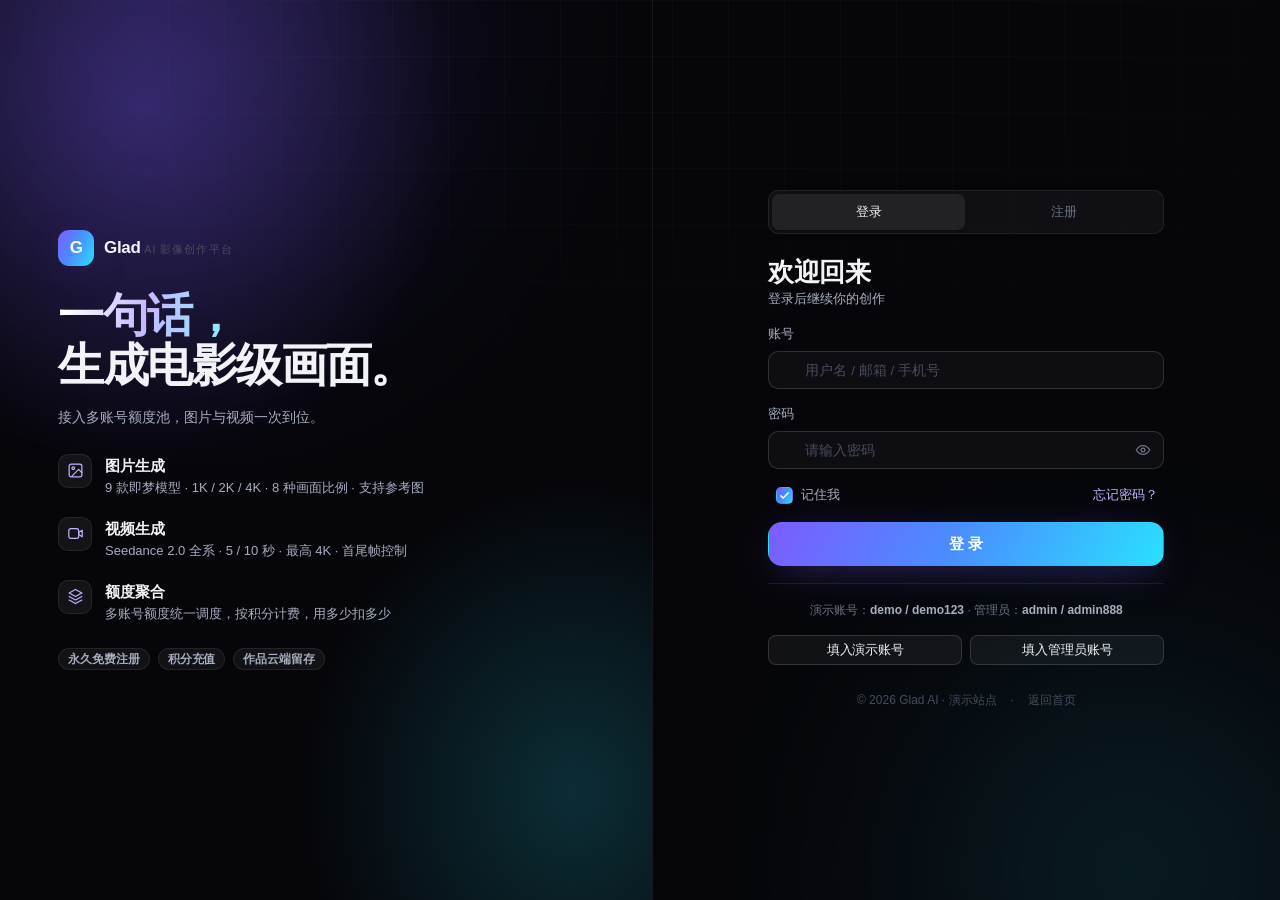
<file: auth.html>
<!DOCTYPE html>
<html lang="zh-CN">
<head>
<meta charset="UTF-8">
<meta name="viewport" content="width=device-width, initial-scale=1, viewport-fit=cover">
<meta name="theme-color" content="#06060A">
<title>登录 · Glad AI 影像创作平台</title>
<link rel="icon" href="data:image/svg+xml,%3Csvg xmlns='http://www.w3.org/2000/svg' viewBox='0 0 32 32'%3E%3Cdefs%3E%3ClinearGradient id='g' x1='0' y1='0' x2='1' y2='1'%3E%3Cstop offset='0' stop-color='%237C5CFF'/%3E%3Cstop offset='1' stop-color='%2329E0FF'/%3E%3C/linearGradient%3E%3C/defs%3E%3Crect width='32' height='32' rx='9' fill='url(%23g)'/%3E%3Ctext x='16' y='22' font-family='system-ui,sans-serif' font-size='17' font-weight='700' fill='%23fff' text-anchor='middle'%3EG%3C/text%3E%3C/svg%3E">
<link rel="stylesheet" href="styles.css">
</head>
<body>

<div class="ambience"><div class="grid-lines"></div></div>

<div class="auth-wrap">

  <!-- ==================== 左：品牌侧 ==================== -->
  <aside class="auth-side">
    <a class="brand" href="index.html" style="padding:0">
      <span class="brand-mark" style="width:36px;height:36px;border-radius:11px;font-size:17px">G</span>
      <span>
        <span class="brand-name" id="brand-name" style="font-size:17px">Glad</span>
        <span class="brand-sub" id="brand-sub">AI Studio</span>
      </span>
    </a>

    <div>
      <h1 class="t-display" style="margin-bottom:14px">
        <span class="grad-text">一句话，</span><br>生成电影级画面。
      </h1>
      <p class="t-body" style="max-width:420px;line-height:1.8" id="hero-sub">
        接入多账号额度池，图片与视频一次到位。选择模型、比例、时长，剩下的交给 Glad。
      </p>
    </div>

    <div class="col" style="gap:18px;max-width:430px">
      <div class="auth-feature">
        <span class="fico"><svg viewBox="0 0 24 24"><rect x="3" y="3" width="18" height="18" rx="3"/><circle cx="8.8" cy="8.8" r="1.8"/><path d="m21 15-4.6-4.6L7 20"/></svg></span>
        <div>
          <div class="t-h3">图片生成</div>
          <div class="t-sm">9 款即梦模型 · 1K / 2K / 4K · 8 种画面比例 · 支持参考图</div>
        </div>
      </div>
      <div class="auth-feature">
        <span class="fico"><svg viewBox="0 0 24 24"><rect x="2.5" y="5" width="14" height="14" rx="3"/><path d="m16.5 10.5 5-3v9l-5-3z"/></svg></span>
        <div>
          <div class="t-h3">视频生成</div>
          <div class="t-sm">Seedance 2.0 全系 · 5 / 10 秒 · 最高 4K · 首尾帧控制</div>
        </div>
      </div>
      <div class="auth-feature">
        <span class="fico"><svg viewBox="0 0 24 24"><path d="m12 2 9 5-9 5-9-5z"/><path d="m3 12 9 5 9-5M3 17l9 5 9-5"/></svg></span>
        <div>
          <div class="t-h3">额度聚合</div>
          <div class="t-sm">多账号额度统一调度，按积分计费，用多少扣多少</div>
        </div>
      </div>
    </div>

    <div class="row row-wrap" style="gap:8px">
      <span class="pill">永久免费注册</span>
      <span class="pill">积分充值</span>
      <span class="pill">作品云端留存</span>
    </div>
  </aside>

  <!-- ==================== 右：表单 ==================== -->
  <main class="auth-form-col">
    <div class="auth-card">

      <!-- 切换账号提示 -->
      <div class="card hidden mb-2" id="switch-note" style="border-color:rgba(255,176,58,.3);background:rgba(255,176,58,.06)">
        <div class="card-body row" style="padding:12px 14px;gap:11px">
          <svg class="ico" style="width:17px;height:17px;flex:none;stroke:#FFD08A;fill:none;stroke-width:1.8" viewBox="0 0 24 24"><path d="M12 3 2 20h20z"/><path d="M12 9.5v4.5M12 17.5h.01"/></svg>
          <div class="t-xs" style="flex:1;line-height:1.7" id="switch-note-text">—</div>
        </div>
      </div>

      <!-- 登录 / 注册 切换 -->
      <div class="auth-tabs" id="auth-tabs">
        <button data-tab="login" class="is-active">登录</button>
        <button data-tab="register">注册</button>
      </div>

      <!-- ---------- 登录 ---------- -->
      <form id="form-login" class="col" style="gap:15px" autocomplete="on">
        <div>
          <div class="t-h1">欢迎回来</div>
          <div class="t-sm">登录后继续你的创作</div>
        </div>

        <div class="field">
          <label class="field-label">账号</label>
          <div class="input-wrap">
            <span class="pre"><svg viewBox="0 0 24 24"><circle cx="12" cy="8" r="4"/><path d="M4 21c0-4 3.6-6.5 8-6.5s8 2.5 8 6.5"/></svg></span>
            <input class="input" id="li-account" placeholder="用户名 / 邮箱 / 手机号" autocomplete="username">
          </div>
        </div>

        <div class="field">
          <label class="field-label">密码</label>
          <div class="input-wrap">
            <span class="pre"><svg viewBox="0 0 24 24"><rect x="4" y="10.5" width="16" height="11" rx="2.6"/><path d="M8 10.5V7a4 4 0 0 1 8 0v3.5"/></svg></span>
            <input class="input" id="li-password" type="password" placeholder="请输入密码" autocomplete="current-password" style="padding-right:44px">
            <button type="button" class="x-btn" data-eye="li-password" style="position:absolute;right:6px" aria-label="显示密码">
              <svg viewBox="0 0 24 24"><path d="M2 12s3.6-6.5 10-6.5S22 12 22 12s-3.6 6.5-10 6.5S2 12 2 12"/><circle cx="12" cy="12" r="2.8"/></svg>
            </button>
          </div>
        </div>

        <div class="row" style="justify-content:space-between">
          <label class="check">
            <input type="checkbox" id="li-remember" checked>
            <span class="box"><svg viewBox="0 0 24 24"><path d="m4 12.5 5 5L20 6.5"/></svg></span>
            记住我
          </label>
          <button type="button" class="t-sm" id="go-forgot" style="color:#C3B4FF">忘记密码？</button>
        </div>

        <button class="btn btn-primary btn-lg btn-block" type="submit" id="btn-login">登 录</button>

        <div class="divider" style="margin:2px 0"></div>

        <div class="t-xs text-c">演示账号：<b style="color:var(--text-2)">demo / demo123</b> ·
          管理员：<b style="color:var(--text-2)">admin / admin888</b></div>
        <div class="row" style="gap:8px">
          <button type="button" class="btn btn-sm" id="btn-demo" style="flex:1">填入演示账号</button>
          <button type="button" class="btn btn-sm" id="btn-admin" style="flex:1">填入管理员账号</button>
        </div>
      </form>

      <!-- ---------- 注册 ---------- -->
      <form id="form-register" class="col hidden" style="gap:15px" autocomplete="on">
        <div>
          <div class="t-h1">创建账号</div>
          <div class="t-sm">注册后即可开始创作 · 新用户积分默认 0</div>
        </div>

        <div class="field">
          <label class="field-label">用户名 <span class="req">*</span></label>
          <div class="input-wrap">
            <span class="pre"><svg viewBox="0 0 24 24"><circle cx="12" cy="8" r="4"/><path d="M4 21c0-4 3.6-6.5 8-6.5s8 2.5 8 6.5"/></svg></span>
            <input class="input" id="rg-username" placeholder="2–20 位，中文/字母/数字/下划线" autocomplete="username">
          </div>
        </div>

        <div class="field">
          <label class="field-label">邮箱 <span class="req">*</span></label>
          <div class="input-wrap">
            <span class="pre"><svg viewBox="0 0 24 24"><rect x="2.5" y="5" width="19" height="14" rx="2.6"/><path d="m3 7 9 6 9-6"/></svg></span>
            <input class="input" id="rg-email" type="email" placeholder="用于找回密码" autocomplete="email">
          </div>
        </div>

        <div class="field">
          <label class="field-label">手机号 <span class="t-xs" style="margin-left:6px">选填</span></label>
          <div class="input-wrap">
            <span class="pre"><svg viewBox="0 0 24 24"><rect x="6" y="2.5" width="12" height="19" rx="3"/><path d="M11 18.4h2"/></svg></span>
            <input class="input" id="rg-phone" placeholder="11 位手机号" autocomplete="tel">
          </div>
        </div>

        <div class="field">
          <label class="field-label">密码 <span class="req">*</span></label>
          <div class="input-wrap">
            <span class="pre"><svg viewBox="0 0 24 24"><rect x="4" y="10.5" width="16" height="11" rx="2.6"/><path d="M8 10.5V7a4 4 0 0 1 8 0v3.5"/></svg></span>
            <input class="input" id="rg-password" type="password" placeholder="至少 6 位，含字母和数字" autocomplete="new-password" style="padding-right:44px">
            <button type="button" class="x-btn" data-eye="rg-password" style="position:absolute;right:6px" aria-label="显示密码">
              <svg viewBox="0 0 24 24"><path d="M2 12s3.6-6.5 10-6.5S22 12 22 12s-3.6 6.5-10 6.5S2 12 2 12"/><circle cx="12" cy="12" r="2.8"/></svg>
            </button>
          </div>
          <div class="pw-meter" id="pw-meter"><i></i><i></i><i></i></div>
          <div class="field-hint" id="pw-hint">建议 8 位以上，混合大小写与数字</div>
        </div>

        <div class="field">
          <label class="field-label">确认密码 <span class="req">*</span></label>
          <div class="input-wrap">
            <span class="pre"><svg viewBox="0 0 24 24"><path d="m4 12.5 5 5L20 6.5"/></svg></span>
            <input class="input" id="rg-password2" type="password" placeholder="再次输入密码" autocomplete="new-password">
          </div>
        </div>

        <label class="check" style="align-items:flex-start">
          <input type="checkbox" id="rg-agree">
          <span class="box" style="margin-top:2px"><svg viewBox="0 0 24 24"><path d="m4 12.5 5 5L20 6.5"/></svg></span>
          <span style="line-height:1.55">我已阅读并同意<a href="#" style="color:#C3B4FF" id="link-terms">《用户协议》</a>与<a href="#" style="color:#C3B4FF" id="link-privacy">《隐私政策》</a></span>
        </label>

        <button class="btn btn-primary btn-lg btn-block" type="submit" id="btn-register">注 册</button>
      </form>

      <!-- ---------- 忘记密码 ---------- -->
      <form id="form-forgot" class="col hidden" style="gap:15px">
        <div>
          <button type="button" class="btn btn-sm btn-ghost" id="back-login" style="margin-left:-11px">
            <svg class="ico" viewBox="0 0 24 24"><path d="M19 12H5M11 6l-6 6 6 6"/></svg>返回登录
          </button>
          <div class="t-h1 mt-1">找回密码</div>
          <div class="t-sm">验证邮箱或手机号后重设密码</div>
        </div>

        <!-- 步骤 1 -->
        <div id="fp-step1" class="col" style="gap:15px">
          <div class="field">
            <label class="field-label">邮箱 / 手机号</label>
            <div class="input-wrap">
              <span class="pre"><svg viewBox="0 0 24 24"><rect x="2.5" y="5" width="19" height="14" rx="2.6"/><path d="m3 7 9 6 9-6"/></svg></span>
              <input class="input" id="fp-account" placeholder="注册时填写的邮箱或手机号">
            </div>
          </div>
          <button type="button" class="btn btn-primary btn-lg btn-block" id="btn-send-code">发送验证码</button>
          <div class="t-xs text-c">演示版：验证码会直接显示在页面上，不会真的发短信/邮件</div>
        </div>

        <!-- 步骤 2 -->
        <div id="fp-step2" class="col hidden" style="gap:15px">
          <div class="card" style="border-color:rgba(255,176,58,.3);background:rgba(255,176,58,.06)">
            <div class="card-body row" style="padding:11px 13px;gap:10px">
              <svg class="ico" style="width:16px;height:16px;flex:none;stroke:#FFD08A;fill:none;stroke-width:1.8" viewBox="0 0 24 24"><path d="M12 3 2 20h20z"/><path d="M12 9.5v4.5M12 17.5h.01"/></svg>
              <div class="t-xs" style="flex:1;line-height:1.6">
                演示验证码：<b style="color:#FFD08A;font-size:15px;letter-spacing:.14em" id="fp-code-show">------</b><br>
                <span style="color:var(--text-4)">真实环境这里不会显示，改为发送到你的邮箱/手机</span>
              </div>
              <button type="button" class="btn btn-sm" id="btn-fill-code">填入</button>
            </div>
          </div>

          <div class="field">
            <label class="field-label">验证码</label>
            <input class="input" id="fp-code" placeholder="6 位数字" inputmode="numeric" maxlength="6"
              style="letter-spacing:.3em;font-size:16px;font-weight:600">
          </div>
          <div class="field">
            <label class="field-label">新密码</label>
            <div class="input-wrap">
              <span class="pre"><svg viewBox="0 0 24 24"><rect x="4" y="10.5" width="16" height="11" rx="2.6"/><path d="M8 10.5V7a4 4 0 0 1 8 0v3.5"/></svg></span>
              <input class="input" id="fp-password" type="password" placeholder="至少 6 位，含字母和数字" style="padding-right:44px">
              <button type="button" class="x-btn" data-eye="fp-password" style="position:absolute;right:6px">
                <svg viewBox="0 0 24 24"><path d="M2 12s3.6-6.5 10-6.5S22 12 22 12s-3.6 6.5-10 6.5S2 12 2 12"/><circle cx="12" cy="12" r="2.8"/></svg>
              </button>
            </div>
          </div>
          <div class="field">
            <label class="field-label">确认新密码</label>
            <div class="input-wrap">
              <span class="pre"><svg viewBox="0 0 24 24"><path d="m4 12.5 5 5L20 6.5"/></svg></span>
              <input class="input" id="fp-password2" type="password" placeholder="再次输入新密码">
            </div>
          </div>
          <button type="button" class="btn btn-primary btn-lg btn-block" id="btn-reset">重设密码并登录</button>
          <button type="button" class="btn btn-ghost btn-block btn-sm" id="btn-resend">重新发送验证码</button>
        </div>
      </form>

      <div class="foot" style="margin-top:26px;border:0;padding:0;justify-content:center">
        <span>© <span id="year"></span> <span id="foot-brand">Glad</span></span>
        <span>·</span>
        <a href="index.html">返回首页</a>
      </div>
    </div>
  </main>
</div>

<script src="js/store.js"></script>
<script src="js/ui.js"></script>
<script>
(function () {
  'use strict';
  const $ = (s) => document.querySelector(s);
  const $$ = (s) => Array.from(document.querySelectorAll(s));

  GLAD.seed();
  const c = GLAD.config();
  document.title = '登录 · ' + c.site.name + ' ' + c.site.tagline;
  $('#brand-name').textContent = c.site.name;
  $('#brand-sub').textContent = c.site.tagline;
  $('#foot-brand').textContent = c.site.footer || c.site.name;
  $('#year').textContent = new Date().getFullYear();
  if (c.site.subtitle) $('#hero-sub').textContent = c.site.subtitle;

  /* ---------- 登录成功后的去处 ----------
     ?next=admin.html  → 登录后回后台
     ?switch=1         → 强制显示登录表单（即使当前已登录）
     否则已登录就直接进创作台。 */
  const QS = new URLSearchParams(location.search);
  function safeNext(v) {
    if (!v) return '';
    // 只允许同站相对路径，防止被拿去做跳转钓鱼
    if (/^[a-z]+:/i.test(v) || v.startsWith('//')) return '';
    return v.replace(/^\.?\//, '');
  }
  const NEXT = safeNext(QS.get('next'));
  const SWITCH = QS.get('switch') === '1';
  const go = () => location.replace(NEXT || 'index.html');

  const already = GLAD.currentUser();
  if (already && !SWITCH) { go(); return; }
  if (already && SWITCH) {
    const note = $('#switch-note');
    note.classList.remove('hidden');
    $('#switch-note-text').innerHTML =
      '当前已登录：<b style="color:#FFD08A">' + UI.esc(already.username) + '</b>' +
      (already.role === 'admin' ? '（管理员）' : '（普通用户）') +
      '。用下面的表单登录其他账号即可切换。';
  }

  /* ---------- 面板切换 ---------- */
  function show(which) {
    ['login', 'register', 'forgot'].forEach((k) => {
      $('#form-' + k).classList.toggle('hidden', k !== which);
    });
    $$('#auth-tabs button').forEach((b) => b.classList.toggle('is-active', b.dataset.tab === which));
    $('#auth-tabs').classList.toggle('hidden', which === 'forgot');
  }
  $$('#auth-tabs button').forEach((b) => b.addEventListener('click', () => show(b.dataset.tab)));
  $('#go-forgot').addEventListener('click', () => show('forgot'));
  $('#back-login').addEventListener('click', () => show('login'));

  /* ---------- 显示/隐藏密码 ---------- */
  $$('[data-eye]').forEach((b) => b.addEventListener('click', () => {
    const inp = document.getElementById(b.dataset.eye);
    inp.type = inp.type === 'password' ? 'text' : 'password';
  }));

  function busy(btn, on, text) {
    btn.classList.toggle('is-disabled', on);
    if (on) { btn.dataset.old = btn.textContent; btn.textContent = text || '处理中…'; }
    else if (btn.dataset.old) btn.textContent = btn.dataset.old;
  }

  /* ---------- 登录 ---------- */
  $('#form-login').addEventListener('submit', async (e) => {
    e.preventDefault();
    const btn = $('#btn-login');
    busy(btn, true, '登录中…');
    const r = await GLAD.login({
      account: $('#li-account').value,
      password: $('#li-password').value,
      remember: $('#li-remember').checked,
    });
    busy(btn, false);
    if (!r.ok) {
      UI.err(r.msg);
      UI.setErr($('#li-password'), r.msg.includes('密码') || r.msg.includes('账号') ? r.msg : null);
      return;
    }
    UI.ok('登录成功，正在进入…');
    setTimeout(go, 420);
  });

  $('#btn-demo').addEventListener('click', () => {
    $('#li-account').value = 'demo';
    $('#li-password').value = 'demo123';
    UI.info('已填入演示账号，点「登录」即可');
  });

  $('#btn-admin').addEventListener('click', () => {
    $('#li-account').value = 'admin';
    $('#li-password').value = 'admin888';
    UI.info('已填入管理员账号，点「登录」即可');
  });

  /* ---------- 注册 ---------- */
  $('#rg-password').addEventListener('input', (e) => {
    const v = e.target.value;
    const score = (v.length >= 6 ? 1 : 0) +
      (/[a-zA-Z]/.test(v) && /[0-9]/.test(v) ? 1 : 0) +
      (v.length >= 10 ? 1 : 0);
    $$('#pw-meter i').forEach((i, idx) => { i.className = idx < score ? ('on-' + Math.max(1, score)) : ''; });
    $('#pw-hint').textContent = ['太短了', '偏弱', '还不错', '很安全'][score] +
      (score < 3 ? ' · 建议 8 位以上，混合大小写与数字' : '');
  });

  $('#form-register').addEventListener('submit', async (e) => {
    e.preventDefault();
    if (!$('#rg-agree').checked) { UI.warn('请先阅读并同意用户协议'); return; }
    const btn = $('#btn-register');
    busy(btn, true, '注册中…');
    const r = await GLAD.register({
      username: $('#rg-username').value,
      email: $('#rg-email').value,
      phone: $('#rg-phone').value,
      password: $('#rg-password').value,
      password2: $('#rg-password2').value,
    });
    busy(btn, false);
    if (!r.ok) { UI.err(r.msg); return; }
    UI.ok('注册成功！积分 ' + (r.user.credits || 0) + '，正在进入…');
    setTimeout(go, 520);
  });

  /* ---------- 忘记密码 ---------- */
  let fpAccount = '';
  $('#btn-send-code').addEventListener('click', async () => {
    const btn = $('#btn-send-code');
    busy(btn, true, '发送中…');
    const r = await GLAD.sendResetCode($('#fp-account').value);
    busy(btn, false);
    if (!r.ok) { UI.err(r.msg); return; }
    fpAccount = $('#fp-account').value.trim();
    $('#fp-code-show').textContent = r.code;
    $('#fp-step1').classList.add('hidden');
    $('#fp-step2').classList.remove('hidden');
    UI.ok('验证码已生成（演示）');
  });
  $('#btn-fill-code').addEventListener('click', () => {
    $('#fp-code').value = $('#fp-code-show').textContent.trim();
  });
  $('#btn-resend').addEventListener('click', () => {
    $('#fp-step1').classList.remove('hidden');
    $('#fp-step2').classList.add('hidden');
  });
  $('#btn-reset').addEventListener('click', async () => {
    const btn = $('#btn-reset');
    busy(btn, true, '提交中…');
    const r = await GLAD.resetPassword({
      account: fpAccount,
      code: $('#fp-code').value.trim(),
      password: $('#fp-password').value,
      password2: $('#fp-password2').value,
    });
    busy(btn, false);
    if (!r.ok) { UI.err(r.msg); return; }
    const lr = await GLAD.login({ account: fpAccount, password: $('#fp-password').value });
    UI.ok(lr.ok ? '密码已重设，正在进入…' : '密码已重设，请重新登录');
    setTimeout(() => { if (lr.ok) go(); else location.replace('auth.html?switch=1'); }, 600);
  });

  $('#link-terms').addEventListener('click', (e) => { e.preventDefault(); terms('用户协议'); });
  $('#link-privacy').addEventListener('click', (e) => { e.preventDefault(); terms('隐私政策'); });
  function terms(t) {
    UI.modal({
      title: t, size: 'wide', foot: '<button class="btn btn-primary" data-close>我知道了</button>',
      body: '<div class="t-sm" style="line-height:1.9">' +
        '<p><b style="color:var(--text)">演示说明：</b>本站为演示壳，' + t + '内容为占位文本，正式上线前需替换为法务确认的版本。</p>' +
        '<p class="mt-2"><b style="color:var(--text)">1. 服务内容</b><br>本站提供基于第三方 AI 模型的图片与视频生成服务，按积分计费。</p>' +
        '<p class="mt-2"><b style="color:var(--text)">2. 账号</b><br>请妥善保管账号密码。因个人原因造成的账号泄露与积分损失，本站不承担责任。</p>' +
        '<p class="mt-2"><b style="color:var(--text)">3. 内容规范</b><br>禁止生成违反法律法规、侵犯他人权益的内容。违规账号将被封禁。</p>' +
        '<p class="mt-2"><b style="color:var(--text)">4. 积分与退款</b><br>积分充值后不可退款，请按需购买。</p>' +
        '<p class="mt-2"><b style="color:var(--text)">5. 数据</b><br>演示模式下数据保存在本机浏览器，换设备或清缓存将丢失。</p>' +
        '</div>',
    });
  }

  // 回车提交
  $$('#form-login input').forEach((i) => i.addEventListener('keydown', (e) => {
    if (e.key === 'Enter') $('#form-login').requestSubmit();
  }));
})();
</script>
</body>
</html>
</file>
<file: styles.css>
/* ============================================================
   GLAD AI · 设计系统
   ------------------------------------------------------------
   暗色 · 玻璃拟态 · 极简高级感
   全站共用：客户端 index.html / 管理端 admin.html / 登录页 auth.html
   ============================================================ */

/* ---------- 1. 设计令牌 ---------- */
:root {
  /* 底色层级 */
  --bg:            #06060A;
  --bg-deep:       #030305;
  --surface-1:     rgba(255, 255, 255, .028);
  --surface-2:     rgba(255, 255, 255, .05);
  --surface-3:     rgba(255, 255, 255, .075);
  --line:          rgba(255, 255, 255, .075);
  --line-strong:   rgba(255, 255, 255, .14);

  /* 文字 */
  --text:          #F2F3F7;
  --text-2:        #A8AEC0;
  --text-3:        #6C7288;
  --text-4:        #474C5E;

  /* 品牌色 */
  --brand:         #7C5CFF;
  --brand-2:       #29E0FF;
  --brand-3:       #FF5C9D;
  --brand-soft:    rgba(124, 92, 255, .14);
  --grad:          linear-gradient(118deg, #7C5CFF 0%, #4B8CFF 46%, #29E0FF 100%);
  --grad-warm:     linear-gradient(118deg, #FF5C9D 0%, #FF9E44 100%);
  --grad-text:     linear-gradient(100deg, #FFFFFF 6%, #C6B9FF 48%, #8FE9FF 96%);

  /* 语义色 */
  --ok:            #2ED573;
  --warn:          #FFB03A;
  --danger:        #FF5C5C;
  --info:          #4B8CFF;
  --ok-soft:       rgba(46, 213, 115, .13);
  --warn-soft:     rgba(255, 176, 58, .13);
  --danger-soft:   rgba(255, 92, 92, .13);
  --info-soft:     rgba(75, 140, 255, .13);

  /* 圆角 */
  --r-xs: 8px;
  --r-sm: 10px;
  --r-md: 14px;
  --r-lg: 18px;
  --r-xl: 24px;
  --r-full: 999px;

  /* 阴影 */
  --sh-sm: 0 1px 2px rgba(0,0,0,.4);
  --sh-md: 0 8px 24px -8px rgba(0,0,0,.6);
  --sh-lg: 0 24px 64px -16px rgba(0,0,0,.75);
  --sh-glow: 0 8px 40px -12px rgba(124,92,255,.55);

  /* 动效 */
  --ease: cubic-bezier(.22, .61, .36, 1);
  --ease-out: cubic-bezier(.16, 1, .3, 1);
  --t-fast: .14s var(--ease);
  --t: .24s var(--ease);
  --t-slow: .5s var(--ease-out);

  /* 尺寸 */
  --sidebar-w: 236px;
  --topbar-h: 62px;

  --font: "Inter", "SF Pro Display", -apple-system, BlinkMacSystemFont,
          "Segoe UI Variable Display", "Segoe UI", "PingFang SC",
          "Hiragino Sans GB", "Microsoft YaHei", "Noto Sans SC", sans-serif;
  --font-mono: "SF Mono", "JetBrains Mono", "Cascadia Code", Consolas,
               "Liberation Mono", monospace;
}

/* ---------- 2. 重置 ---------- */
*, *::before, *::after { box-sizing: border-box; }

html, body {
  margin: 0;
  padding: 0;
  height: 100%;
}

body {
  font-family: var(--font);
  background: var(--bg);
  color: var(--text);
  font-size: 14px;
  line-height: 1.6;
  -webkit-font-smoothing: antialiased;
  -moz-osx-font-smoothing: grayscale;
  text-rendering: optimizeLegibility;
  overflow-x: hidden;
}

h1, h2, h3, h4, h5, h6, p, figure { margin: 0; }
ul, ol { margin: 0; padding: 0; list-style: none; }
img, video, svg { display: block; max-width: 100%; }
button, input, select, textarea { font: inherit; color: inherit; }
button { background: none; border: 0; cursor: pointer; }
a { color: inherit; text-decoration: none; }

:focus-visible {
  outline: 2px solid var(--brand);
  outline-offset: 2px;
  border-radius: 4px;
}

/* 滚动条 */
::-webkit-scrollbar { width: 10px; height: 10px; }
::-webkit-scrollbar-track { background: transparent; }
::-webkit-scrollbar-thumb {
  background: rgba(255,255,255,.09);
  border: 3px solid transparent;
  border-radius: var(--r-full);
  background-clip: content-box;
}
::-webkit-scrollbar-thumb:hover { background: rgba(255,255,255,.18); background-clip: content-box; }
::selection { background: rgba(124,92,255,.35); }

/* ---------- 3. 背景氛围 ---------- */
.ambience {
  position: fixed;
  inset: 0;
  z-index: 0;
  pointer-events: none;
  isolation: isolate;
  overflow: hidden;
}
.ambience::before,
.ambience::after {
  content: "";
  position: absolute;
  border-radius: 50%;
  filter: blur(120px);
  opacity: .5;
}
.ambience::before {
  width: 720px; height: 720px;
  top: -320px; left: -180px;
  background: radial-gradient(circle, rgba(124,92,255,.55), transparent 66%);
  animation: drift-a 26s var(--ease) infinite alternate;
}
.ambience::after {
  width: 620px; height: 620px;
  bottom: -280px; right: -160px;
  background: radial-gradient(circle, rgba(41,224,255,.34), transparent 66%);
  animation: drift-b 32s var(--ease) infinite alternate;
}
@keyframes drift-a {
  to { transform: translate3d(90px, 70px, 0) scale(1.12); }
}
@keyframes drift-b {
  to { transform: translate3d(-80px, -60px, 0) scale(1.15); }
}
/* 细网格纹理 */
.ambience .grid-lines {
  position: absolute;
  inset: 0;
  background-image:
    linear-gradient(rgba(255,255,255,.022) 1px, transparent 1px),
    linear-gradient(90deg, rgba(255,255,255,.022) 1px, transparent 1px);
  background-size: 56px 56px;
  mask-image: radial-gradient(ellipse 90% 60% at 50% 0%, #000 20%, transparent 78%);
  -webkit-mask-image: radial-gradient(ellipse 90% 60% at 50% 0%, #000 20%, transparent 78%);
}

/* ---------- 4. 排版 ---------- */
.t-display {
  font-size: clamp(30px, 4.6vw, 46px);
  font-weight: 680;
  letter-spacing: -.03em;
  line-height: 1.1;
}
.t-h1 { font-size: 26px; font-weight: 660; letter-spacing: -.022em; line-height: 1.24; }
.t-h2 { font-size: 19px; font-weight: 640; letter-spacing: -.016em; }
.t-h3 { font-size: 15px; font-weight: 620; letter-spacing: -.008em; }
.t-body { font-size: 14px; color: var(--text-2); }
.t-sm { font-size: 13px; color: var(--text-2); }
.t-xs { font-size: 12px; color: var(--text-3); }
.t-mono { font-family: var(--font-mono); font-size: 12.5px; letter-spacing: -.01em; }

.grad-text {
  background: var(--grad-text);
  -webkit-background-clip: text;
  background-clip: text;
  -webkit-text-fill-color: transparent;
  color: transparent;
}
.eyebrow {
  font-size: 11px;
  font-weight: 640;
  letter-spacing: .13em;
  text-transform: uppercase;
  color: var(--text-3);
}

/* ---------- 5. 应用骨架 ---------- */
.app {
  position: relative;
  z-index: 1;
  display: grid;
  grid-template-columns: var(--sidebar-w) minmax(0, 1fr);
  min-height: 100vh;
}

/* 侧栏 */
.sidebar {
  position: sticky;
  top: 0;
  height: 100vh;
  display: flex;
  flex-direction: column;
  gap: 6px;
  padding: 18px 14px;
  border-right: 1px solid var(--line);
  background: linear-gradient(180deg, rgba(255,255,255,.028), rgba(255,255,255,.008));
  backdrop-filter: blur(20px);
  -webkit-backdrop-filter: blur(20px);
  z-index: 30;
}

.brand {
  display: flex;
  align-items: center;
  gap: 10px;
  padding: 6px 8px 16px;
}
.brand-mark {
  width: 30px; height: 30px;
  border-radius: 9px;
  background: var(--grad);
  display: grid;
  place-items: center;
  font-weight: 760;
  font-size: 15px;
  color: #fff;
  box-shadow: var(--sh-glow);
  flex: none;
  letter-spacing: -.03em;
}
.brand-name {
  font-size: 15.5px;
  font-weight: 680;
  letter-spacing: -.02em;
}
.brand-sub {
  font-size: 10.5px;
  color: var(--text-4);
  letter-spacing: .1em;
  text-transform: uppercase;
  margin-top: -4px;
}

.nav-group { padding: 4px 0; }
.nav-label {
  padding: 10px 10px 6px;
  font-size: 10.5px;
  font-weight: 620;
  letter-spacing: .12em;
  text-transform: uppercase;
  color: var(--text-4);
}
.nav-item {
  position: relative;
  display: flex;
  align-items: center;
  gap: 10px;
  width: 100%;
  padding: 9px 11px;
  border-radius: var(--r-sm);
  color: var(--text-2);
  font-size: 13.5px;
  font-weight: 520;
  transition: background var(--t-fast), color var(--t-fast);
  text-align: left;
}
.nav-item:hover { background: var(--surface-2); color: var(--text); }
.nav-item.is-active {
  background: var(--surface-3);
  color: var(--text);
  font-weight: 580;
}
.nav-item.is-active::before {
  content: "";
  position: absolute;
  left: 0; top: 50%;
  transform: translateY(-50%);
  width: 3px; height: 17px;
  border-radius: 0 3px 3px 0;
  background: var(--grad);
}
.nav-item .ico {
  width: 17px; height: 17px;
  flex: none;
  stroke: currentColor;
  fill: none;
  stroke-width: 1.7;
  stroke-linecap: round;
  stroke-linejoin: round;
  opacity: .9;
}
.nav-item .tail {
  margin-left: auto;
  font-size: 10.5px;
  padding: 1px 7px;
  border-radius: var(--r-full);
  background: var(--brand-soft);
  color: #C3B4FF;
  font-weight: 600;
}
.nav-spacer { flex: 1; }

/* 侧栏底部用户卡 */
.side-user {
  display: flex;
  align-items: center;
  gap: 10px;
  padding: 9px 10px;
  border-radius: var(--r-md);
  background: var(--surface-1);
  border: 1px solid var(--line);
  transition: background var(--t-fast);
  width: 100%;
  text-align: left;
}
.side-user:hover { background: var(--surface-2); }

.avatar {
  width: 30px; height: 30px;
  border-radius: var(--r-full);
  flex: none;
  display: grid;
  place-items: center;
  font-size: 12.5px;
  font-weight: 680;
  color: #fff;
  background: var(--grad);
  letter-spacing: -.02em;
  overflow: hidden;
}
.avatar.sm { width: 24px; height: 24px; font-size: 10.5px; }
.avatar.lg { width: 46px; height: 46px; font-size: 17px; }

/* 主区 */
.main {
  min-width: 0;
  display: flex;
  flex-direction: column;
}

.topbar {
  position: sticky;
  top: 0;
  z-index: 25;
  height: var(--topbar-h);
  display: flex;
  align-items: center;
  gap: 14px;
  padding: 0 22px;
  border-bottom: 1px solid var(--line);
  background: rgba(6,6,10,.72);
  backdrop-filter: blur(22px) saturate(1.5);
  -webkit-backdrop-filter: blur(22px) saturate(1.5);
}
.topbar-title { font-size: 15px; font-weight: 640; letter-spacing: -.01em; }
.topbar-sub { font-size: 12px; color: var(--text-3); }
.topbar-right { margin-left: auto; display: flex; align-items: center; gap: 10px; }

.page {
  padding: 24px 22px 60px;
  max-width: 1560px;
  width: 100%;
}
.page-narrow { max-width: 1080px; }

/* ---------- 6. 按钮 ---------- */
.btn {
  display: inline-flex;
  align-items: center;
  justify-content: center;
  gap: 7px;
  height: 36px;
  padding: 0 15px;
  border-radius: var(--r-sm);
  font-size: 13.5px;
  font-weight: 580;
  letter-spacing: -.005em;
  border: 1px solid var(--line-strong);
  background: var(--surface-2);
  color: var(--text);
  white-space: nowrap;
  transition: background var(--t-fast), border-color var(--t-fast),
              transform var(--t-fast), box-shadow var(--t-fast), opacity var(--t-fast);
  user-select: none;
}
.btn:hover { background: var(--surface-3); border-color: rgba(255,255,255,.22); }
.btn:active { transform: translateY(1px); }
.btn .ico {
  width: 16px; height: 16px;
  stroke: currentColor; fill: none;
  stroke-width: 1.8; stroke-linecap: round; stroke-linejoin: round;
  flex: none;
}

.btn-primary {
  background: var(--grad);
  border-color: transparent;
  color: #fff;
  box-shadow: var(--sh-glow);
  font-weight: 620;
}
.btn-primary:hover {
  background: var(--grad);
  filter: brightness(1.1);
  border-color: transparent;
  box-shadow: 0 10px 46px -12px rgba(124,92,255,.75);
}
.btn-ghost {
  background: transparent;
  border-color: transparent;
  color: var(--text-2);
}
.btn-ghost:hover { background: var(--surface-2); color: var(--text); border-color: transparent; }
.btn-outline { background: transparent; }
.btn-danger { color: #FFB4B4; border-color: rgba(255,92,92,.3); background: var(--danger-soft); }
.btn-danger:hover { background: rgba(255,92,92,.2); border-color: rgba(255,92,92,.5); }
.btn-sm { height: 30px; padding: 0 11px; font-size: 12.5px; border-radius: var(--r-xs); }
.btn-sm .ico { width: 14px; height: 14px; }
.btn-lg { height: 44px; padding: 0 22px; font-size: 15px; border-radius: var(--r-md); }
.btn-block { width: 100%; }
.btn-icon { width: 36px; padding: 0; }
.btn-icon.btn-sm { width: 30px; }
.btn:disabled, .btn.is-disabled {
  opacity: .45;
  pointer-events: none;
}

/* ---------- 7. 表单 ---------- */
.field { display: flex; flex-direction: column; gap: 7px; }
.field-label {
  font-size: 12.5px;
  font-weight: 580;
  color: var(--text-2);
  display: flex;
  align-items: center;
  gap: 6px;
}
.field-label .req { color: var(--danger); }
.field-hint { font-size: 11.5px; color: var(--text-4); line-height: 1.5; }

.input, .textarea, .select {
  width: 100%;
  height: 38px;
  padding: 0 12px;
  border-radius: var(--r-sm);
  background: rgba(255,255,255,.035);
  border: 1px solid var(--line-strong);
  color: var(--text);
  font-size: 13.5px;
  transition: border-color var(--t-fast), background var(--t-fast), box-shadow var(--t-fast);
}
.input::placeholder, .textarea::placeholder { color: var(--text-4); }
.input:hover, .textarea:hover, .select:hover { border-color: rgba(255,255,255,.22); }
.input:focus, .textarea:focus, .select:focus {
  outline: none;
  border-color: rgba(124,92,255,.72);
  background: rgba(124,92,255,.06);
  box-shadow: 0 0 0 3.5px rgba(124,92,255,.14);
}
.textarea {
  height: auto;
  min-height: 96px;
  padding: 11px 12px;
  resize: vertical;
  line-height: 1.65;
}
.select {
  appearance: none;
  -webkit-appearance: none;
  padding-right: 34px;
  cursor: pointer;
  background-image: url("data:image/svg+xml,%3Csvg xmlns='http://www.w3.org/2000/svg' width='14' height='14' viewBox='0 0 24 24' fill='none' stroke='%238A8FA3' stroke-width='2.2' stroke-linecap='round' stroke-linejoin='round'%3E%3Cpath d='m6 9 6 6 6-6'/%3E%3C/svg%3E");
  background-repeat: no-repeat;
  background-position: right 12px center;
}
.select option { background: #14141C; color: var(--text); }

/* 带前后缀的输入 */
.input-wrap { position: relative; display: flex; align-items: center; }
.input-wrap .input { padding-left: 36px; }
.input-wrap .pre {
  position: absolute;
  left: 12px;
  display: grid;
  place-items: center;
  color: var(--text-4);
  pointer-events: none;
}
.input-wrap .pre .ico {
  width: 16px; height: 16px;
  stroke: currentColor; fill: none;
  stroke-width: 1.8; stroke-linecap: round; stroke-linejoin: round;
}
.input-wrap .suf {
  position: absolute;
  right: 10px;
  font-size: 12px;
  color: var(--text-4);
}

/* 开关 */
.switch {
  position: relative;
  width: 40px; height: 22px;
  border-radius: var(--r-full);
  background: rgba(255,255,255,.11);
  border: 1px solid var(--line-strong);
  flex: none;
  transition: background var(--t), border-color var(--t);
  cursor: pointer;
}
.switch::after {
  content: "";
  position: absolute;
  top: 2px; left: 2px;
  width: 16px; height: 16px;
  border-radius: 50%;
  background: #fff;
  transition: transform var(--t);
  box-shadow: 0 1px 3px rgba(0,0,0,.4);
}
.switch.is-on { background: var(--grad); border-color: transparent; }
.switch.is-on::after { transform: translateX(18px); }

.switch-row {
  display: flex;
  align-items: center;
  gap: 12px;
  justify-content: space-between;
  padding: 12px 0;
}

/* 复选 / 单选 */
.check {
  display: inline-flex;
  align-items: center;
  gap: 8px;
  cursor: pointer;
  font-size: 13px;
  color: var(--text-2);
}
.check input { appearance: none; -webkit-appearance: none; margin: 0; }
.check .box {
  width: 17px; height: 17px;
  border-radius: 5px;
  border: 1.5px solid var(--line-strong);
  background: rgba(255,255,255,.04);
  display: grid;
  place-items: center;
  transition: all var(--t-fast);
  flex: none;
}
.check .box svg { width: 11px; height: 11px; stroke: #fff; stroke-width: 3.2; fill: none; stroke-linecap: round; stroke-linejoin: round; opacity: 0; transition: opacity var(--t-fast); }
.check input:checked + .box { background: var(--grad); border-color: transparent; }
.check input:checked + .box svg { opacity: 1; }

/* 滑杆 */
.slider {
  -webkit-appearance: none;
  appearance: none;
  width: 100%;
  height: 4px;
  border-radius: var(--r-full);
  background: rgba(255,255,255,.1);
  outline: none;
  cursor: pointer;
}
.slider::-webkit-slider-thumb {
  -webkit-appearance: none;
  width: 15px; height: 15px;
  border-radius: 50%;
  background: #fff;
  border: 3px solid var(--brand);
  box-shadow: 0 2px 8px rgba(0,0,0,.5);
  cursor: grab;
  transition: transform var(--t-fast);
}
.slider::-webkit-slider-thumb:hover { transform: scale(1.16); }
.slider::-moz-range-thumb {
  width: 15px; height: 15px;
  border-radius: 50%;
  background: #fff;
  border: 3px solid var(--brand);
  cursor: grab;
}

/* ---------- 8. 分段控件 ---------- */
.segmented {
  display: inline-flex;
  gap: 3px;
  padding: 3px;
  border-radius: var(--r-sm);
  background: rgba(255,255,255,.045);
  border: 1px solid var(--line);
}
.segmented button {
  padding: 6px 13px;
  border-radius: 7px;
  font-size: 12.5px;
  font-weight: 560;
  color: var(--text-3);
  transition: all var(--t-fast);
  white-space: nowrap;
}
.segmented button:hover { color: var(--text-2); }
.segmented button.is-active {
  background: var(--surface-3);
  color: var(--text);
  box-shadow: var(--sh-sm);
}
.segmented.seg-brand button.is-active {
  background: var(--grad);
  color: #fff;
  box-shadow: var(--sh-glow);
}

/* ---------- 9. 标签 / 徽章 ---------- */
.pill {
  display: inline-flex;
  align-items: center;
  gap: 5px;
  height: 22px;
  padding: 0 9px;
  border-radius: var(--r-full);
  font-size: 11.5px;
  font-weight: 600;
  letter-spacing: -.005em;
  background: var(--surface-2);
  border: 1px solid var(--line);
  color: var(--text-2);
  white-space: nowrap;
}
.pill.ok { background: var(--ok-soft); border-color: rgba(46,213,115,.28); color: #7BE8A8; }
.pill.warn { background: var(--warn-soft); border-color: rgba(255,176,58,.28); color: #FFD08A; }
.pill.danger { background: var(--danger-soft); border-color: rgba(255,92,92,.3); color: #FFAAAA; }
.pill.info { background: var(--info-soft); border-color: rgba(75,140,255,.3); color: #A9C8FF; }
.pill.brand { background: var(--brand-soft); border-color: rgba(124,92,255,.32); color: #C3B4FF; }
.pill .dot {
  width: 5px; height: 5px;
  border-radius: 50%;
  background: currentColor;
  flex: none;
}
.pill .dot.pulse { animation: pulse 1.9s var(--ease) infinite; }
@keyframes pulse {
  0%, 100% { opacity: 1; transform: scale(1); }
  50% { opacity: .35; transform: scale(.75); }
}

/* ---------- 10. 卡片 / 面板 ---------- */
.card {
  border-radius: var(--r-lg);
  border: 1px solid var(--line);
  background: linear-gradient(180deg, rgba(255,255,255,.035), rgba(255,255,255,.012));
  backdrop-filter: blur(14px);
  -webkit-backdrop-filter: blur(14px);
  overflow: hidden;
}
.card-pad { padding: 18px; }
.card-head {
  display: flex;
  align-items: center;
  gap: 12px;
  padding: 14px 18px;
  border-bottom: 1px solid var(--line);
}
.card-head .t-h3 { margin-right: auto; }
.card-body { padding: 18px; }
.card-foot {
  padding: 13px 18px;
  border-top: 1px solid var(--line);
  display: flex;
  align-items: center;
  gap: 10px;
  background: rgba(255,255,255,.014);
}
.card.hoverable { transition: border-color var(--t), transform var(--t), box-shadow var(--t); }
.card.hoverable:hover {
  border-color: var(--line-strong);
  transform: translateY(-2px);
  box-shadow: var(--sh-md);
}

/* 分区标题 */
.section-head {
  display: flex;
  align-items: flex-end;
  gap: 14px;
  margin: 30px 0 14px;
}
.section-head > .t-h2 { margin-right: auto; }

/* ---------- 11. 网格助手 ---------- */
.grid { display: grid; gap: 14px; }
.g-2 { grid-template-columns: repeat(2, minmax(0, 1fr)); }
.g-3 { grid-template-columns: repeat(3, minmax(0, 1fr)); }
.g-4 { grid-template-columns: repeat(4, minmax(0, 1fr)); }
.g-auto { grid-template-columns: repeat(auto-fill, minmax(212px, 1fr)); }
.row { display: flex; align-items: center; gap: 10px; }
.row-wrap { flex-wrap: wrap; }
.col { display: flex; flex-direction: column; gap: 10px; }
.spacer { flex: 1; }

/* ---------- 12. 生成工作台 ---------- */
.studio {
  display: grid;
  grid-template-columns: minmax(0, 1fr) 372px;
  gap: 18px;
  align-items: start;
}
.studio-main { min-width: 0; display: flex; flex-direction: column; gap: 16px; }
.studio-side {
  display: flex;
  flex-direction: column;
  gap: 14px;
  position: sticky;
  top: calc(var(--topbar-h) + 18px);
}

/* 提示词区 */
.prompt-box {
  border-radius: var(--r-lg);
  border: 1px solid var(--line-strong);
  background: rgba(255,255,255,.03);
  transition: border-color var(--t), box-shadow var(--t);
  overflow: hidden;
}
.prompt-box:focus-within {
  border-color: rgba(124,92,255,.6);
  box-shadow: 0 0 0 4px rgba(124,92,255,.1);
}
.prompt-box textarea {
  width: 100%;
  min-height: 104px;
  max-height: 260px;
  padding: 14px 15px 6px;
  border: 0;
  background: transparent;
  resize: none;
  font-size: 14.5px;
  line-height: 1.7;
  color: var(--text);
  outline: none;
}
.prompt-box textarea::placeholder { color: var(--text-4); }
.prompt-tools {
  display: flex;
  align-items: center;
  gap: 8px;
  padding: 8px 10px 10px;
}
.prompt-tools .spacer { flex: 1; }
.prompt-count { font-size: 11.5px; color: var(--text-4); font-variant-numeric: tabular-nums; }

/* 参考图上传 */
.dropzone {
  display: flex;
  align-items: center;
  justify-content: center;
  flex-direction: column;
  gap: 6px;
  min-height: 84px;
  padding: 14px;
  border-radius: var(--r-md);
  border: 1.5px dashed var(--line-strong);
  background: rgba(255,255,255,.018);
  color: var(--text-3);
  font-size: 12.5px;
  text-align: center;
  cursor: pointer;
  transition: all var(--t-fast);
}
.dropzone:hover, .dropzone.is-over {
  border-color: rgba(124,92,255,.6);
  background: rgba(124,92,255,.06);
  color: var(--text-2);
}
.dropzone .ico { width: 20px; height: 20px; stroke: currentColor; fill: none; stroke-width: 1.7; stroke-linecap: round; stroke-linejoin: round; }

.thumbs { display: flex; flex-wrap: wrap; gap: 8px; }
.thumb {
  position: relative;
  width: 62px; height: 62px;
  border-radius: var(--r-sm);
  overflow: hidden;
  border: 1px solid var(--line-strong);
  background: #101018;
}
.thumb img { width: 100%; height: 100%; object-fit: cover; }
.thumb-x {
  position: absolute;
  top: 3px; right: 3px;
  width: 18px; height: 18px;
  border-radius: 50%;
  background: rgba(0,0,0,.72);
  display: grid;
  place-items: center;
  color: #fff;
  font-size: 11px;
  line-height: 1;
  backdrop-filter: blur(6px);
}
.thumb-x:hover { background: var(--danger); }

/* 比例选择器 */
.ratio-grid {
  display: grid;
  grid-template-columns: repeat(4, minmax(0, 1fr));
  gap: 7px;
}
.ratio-btn {
  display: flex;
  flex-direction: column;
  align-items: center;
  justify-content: center;
  gap: 5px;
  padding: 9px 4px 8px;
  border-radius: var(--r-sm);
  border: 1px solid var(--line);
  background: rgba(255,255,255,.022);
  color: var(--text-3);
  transition: all var(--t-fast);
}
.ratio-btn:hover { border-color: var(--line-strong); color: var(--text-2); background: var(--surface-2); }
.ratio-btn.is-active {
  border-color: rgba(124,92,255,.7);
  background: rgba(124,92,255,.11);
  color: #CFC4FF;
}
.ratio-shape {
  border: 1.6px solid currentColor;
  border-radius: 2.5px;
  opacity: .85;
}
.ratio-btn .lbl {
  font-size: 11.5px;
  font-weight: 660;
  letter-spacing: -.01em;
  font-variant-numeric: tabular-nums;
}

/* 选项药丸组 */
.opt-row { display: flex; flex-wrap: wrap; gap: 6px; }
.opt {
  padding: 6px 11px;
  border-radius: var(--r-sm);
  border: 1px solid var(--line);
  background: rgba(255,255,255,.022);
  font-size: 12.5px;
  font-weight: 540;
  color: var(--text-3);
  transition: all var(--t-fast);
}
.opt:hover { border-color: var(--line-strong); color: var(--text-2); }
.opt.is-active {
  border-color: rgba(124,92,255,.7);
  background: rgba(124,92,255,.12);
  color: #CFC4FF;
}
.opt.is-disabled { opacity: .32; pointer-events: none; text-decoration: line-through; }

/* 生成按钮行 */
.gen-bar {
  display: flex;
  align-items: center;
  gap: 12px;
}
.gen-cost {
  display: flex;
  flex-direction: column;
  gap: 1px;
  font-size: 11.5px;
  color: var(--text-4);
  line-height: 1.35;
}
.gen-cost b {
  font-size: 14px;
  font-weight: 680;
  color: var(--text);
  font-variant-numeric: tabular-nums;
}
.gen-cost b .u { font-size: 11px; color: var(--text-3); font-weight: 560; margin-left: 2px; }

/* ---------- 13. 结果区 ---------- */
.result-grid {
  display: grid;
  grid-template-columns: repeat(auto-fill, minmax(224px, 1fr));
  gap: 14px;
}
.result-card {
  position: relative;
  border-radius: var(--r-md);
  overflow: hidden;
  border: 1px solid var(--line);
  background: #0B0B11;
  aspect-ratio: 1 / 1;
  transition: border-color var(--t), transform var(--t);
}
.result-card:hover { border-color: var(--line-strong); transform: translateY(-2px); }
.result-card.ratio-16-9 { aspect-ratio: 16 / 9; }
.result-card.ratio-9-16 { aspect-ratio: 9 / 16; }
.result-card.ratio-4-3  { aspect-ratio: 4 / 3; }
.result-card.ratio-3-4  { aspect-ratio: 3 / 4; }
.result-card.ratio-21-9 { aspect-ratio: 21 / 9; }
.result-card img, .result-card video {
  width: 100%; height: 100%;
  object-fit: cover;
}
.result-card .overlay {
  position: absolute;
  inset: 0;
  display: flex;
  flex-direction: column;
  justify-content: flex-end;
  padding: 12px;
  gap: 8px;
  background: linear-gradient(to top, rgba(3,3,6,.94) 0%, rgba(3,3,6,.55) 42%, transparent 72%);
  opacity: 0;
  transition: opacity var(--t);
}
.result-card:hover .overlay { opacity: 1; }
.result-card .prompt-txt {
  font-size: 12px;
  color: var(--text-2);
  line-height: 1.5;
  display: -webkit-box;
  -webkit-line-clamp: 2;
  line-clamp: 2;
  -webkit-box-orient: vertical;
  overflow: hidden;
}
.result-actions { display: flex; gap: 6px; }
.result-top {
  position: absolute;
  top: 9px; left: 9px; right: 9px;
  display: flex;
  gap: 6px;
  align-items: flex-start;
}
.result-top .spacer { flex: 1; }

/* 进度 / 骨架 */
.skeleton {
  position: relative;
  overflow: hidden;
  background: rgba(255,255,255,.045);
}
.skeleton::after {
  content: "";
  position: absolute;
  inset: 0;
  background: linear-gradient(100deg, transparent 18%, rgba(255,255,255,.085) 48%, transparent 78%);
  animation: shimmer 1.7s var(--ease) infinite;
}
@keyframes shimmer { from { transform: translateX(-100%); } to { transform: translateX(100%); } }

.progress-ring { position: relative; display: grid; place-items: center; }
.progress-ring svg { transform: rotate(-90deg); }
.progress-ring .track { stroke: rgba(255,255,255,.1); fill: none; }
.progress-ring .fill {
  stroke: url(#glad-grad);
  fill: none;
  stroke-linecap: round;
  transition: stroke-dashoffset .5s var(--ease);
}
.progress-ring .pct {
  position: absolute;
  font-size: 12px;
  font-weight: 680;
  font-variant-numeric: tabular-nums;
}

.bar {
  height: 4px;
  border-radius: var(--r-full);
  background: rgba(255,255,255,.09);
  overflow: hidden;
}
.bar > i {
  display: block;
  height: 100%;
  border-radius: inherit;
  background: var(--grad);
  transition: width .45s var(--ease);
}

/* 空态 */
.empty {
  display: flex;
  flex-direction: column;
  align-items: center;
  justify-content: center;
  gap: 10px;
  padding: 58px 22px;
  text-align: center;
  border-radius: var(--r-lg);
  border: 1px dashed var(--line-strong);
  background: rgba(255,255,255,.012);
}
.empty .ico-lg {
  width: 46px; height: 46px;
  border-radius: var(--r-md);
  display: grid;
  place-items: center;
  background: var(--surface-2);
  border: 1px solid var(--line);
  margin-bottom: 4px;
}
.empty .ico-lg svg { width: 21px; height: 21px; stroke: var(--text-3); fill: none; stroke-width: 1.6; stroke-linecap: round; stroke-linejoin: round; }

/* ---------- 14. 表格 ---------- */
.table-wrap {
  overflow-x: auto;
  border-radius: var(--r-lg);
  border: 1px solid var(--line);
  background: rgba(255,255,255,.016);
}
table.tbl { width: 100%; border-collapse: collapse; font-size: 13px; }
table.tbl th {
  text-align: left;
  padding: 11px 14px;
  font-size: 11.5px;
  font-weight: 620;
  letter-spacing: .06em;
  text-transform: uppercase;
  color: var(--text-4);
  border-bottom: 1px solid var(--line);
  background: rgba(255,255,255,.02);
  white-space: nowrap;
}
table.tbl td {
  padding: 12px 14px;
  border-bottom: 1px solid rgba(255,255,255,.045);
  color: var(--text-2);
  vertical-align: middle;
}
table.tbl tbody tr { transition: background var(--t-fast); }
table.tbl tbody tr:hover { background: rgba(255,255,255,.028); }
table.tbl tbody tr:last-child td { border-bottom: 0; }
table.tbl td .t-strong { color: var(--text); font-weight: 580; }
table.tbl .num { font-variant-numeric: tabular-nums; }
table.tbl .cell-actions { display: flex; gap: 6px; justify-content: flex-end; }

/* ---------- 15. 标签页 ---------- */
.tabs {
  display: flex;
  gap: 2px;
  border-bottom: 1px solid var(--line);
  overflow-x: auto;
  scrollbar-width: none;
}
.tabs::-webkit-scrollbar { display: none; }
.tab {
  position: relative;
  padding: 11px 15px;
  font-size: 13.5px;
  font-weight: 560;
  color: var(--text-3);
  white-space: nowrap;
  transition: color var(--t-fast);
}
.tab:hover { color: var(--text-2); }
.tab.is-active { color: var(--text); font-weight: 620; }
.tab.is-active::after {
  content: "";
  position: absolute;
  left: 10px; right: 10px; bottom: -1px;
  height: 2px;
  border-radius: 2px;
  background: var(--grad);
}
.tab-panel { display: none; padding-top: 20px; }
.tab-panel.is-active { display: block; }

/* ---------- 16. 弹层 ---------- */
.modal-mask {
  position: fixed;
  inset: 0;
  z-index: 200;
  display: grid;
  place-items: center;
  padding: 20px;
  background: rgba(3,3,6,.74);
  backdrop-filter: blur(10px);
  -webkit-backdrop-filter: blur(10px);
  opacity: 0;
  visibility: hidden;
  transition: opacity var(--t), visibility var(--t);
}
.modal-mask.is-open { opacity: 1; visibility: visible; }
.modal {
  width: 100%;
  max-width: 468px;
  max-height: 88vh;
  overflow-y: auto;
  border-radius: var(--r-xl);
  border: 1px solid var(--line-strong);
  background: linear-gradient(180deg, #14141C, #0C0C12);
  box-shadow: var(--sh-lg);
  transform: translateY(14px) scale(.97);
  opacity: 0;
  transition: transform var(--t-slow), opacity var(--t);
}
.modal-mask.is-open .modal { transform: none; opacity: 1; }
.modal.wide { max-width: 660px; }
.modal.narrow { max-width: 392px; }
.modal-head {
  display: flex;
  align-items: center;
  gap: 12px;
  padding: 18px 20px 14px;
  border-bottom: 1px solid var(--line);
}
.modal-head .t-h2 { margin-right: auto; }
.modal-body { padding: 20px; }
.modal-foot {
  display: flex;
  align-items: center;
  gap: 10px;
  padding: 14px 20px;
  border-top: 1px solid var(--line);
  background: rgba(255,255,255,.014);
}
.modal-foot .spacer { flex: 1; }
.x-btn {
  width: 30px; height: 30px;
  border-radius: var(--r-xs);
  display: grid;
  place-items: center;
  color: var(--text-3);
  transition: all var(--t-fast);
  flex: none;
}
.x-btn:hover { background: var(--surface-2); color: var(--text); }
.x-btn svg { width: 16px; height: 16px; stroke: currentColor; fill: none; stroke-width: 2; stroke-linecap: round; }

/* ---------- 17. Toast ---------- */
.toast-host {
  position: fixed;
  top: 18px;
  left: 50%;
  transform: translateX(-50%);
  z-index: 400;
  display: flex;
  flex-direction: column;
  gap: 9px;
  align-items: center;
  pointer-events: none;
}
.toast {
  display: flex;
  align-items: center;
  gap: 10px;
  padding: 11px 16px;
  border-radius: var(--r-full);
  border: 1px solid var(--line-strong);
  background: rgba(20,20,28,.94);
  backdrop-filter: blur(18px);
  -webkit-backdrop-filter: blur(18px);
  box-shadow: var(--sh-md);
  font-size: 13px;
  font-weight: 530;
  animation: toast-in .34s var(--ease-out);
  max-width: min(90vw, 520px);
}
.toast.out { animation: toast-out .26s var(--ease) forwards; }
@keyframes toast-in {
  from { opacity: 0; transform: translateY(-14px) scale(.94); }
}
@keyframes toast-out {
  to { opacity: 0; transform: translateY(-10px) scale(.96); }
}
.toast .tico { width: 17px; height: 17px; flex: none; stroke-width: 2.2; fill: none; stroke-linecap: round; stroke-linejoin: round; }
.toast.ok .tico { stroke: var(--ok); }
.toast.err .tico { stroke: var(--danger); }
.toast.warn .tico { stroke: var(--warn); }
.toast.info .tico { stroke: var(--info); }

/* ---------- 18. 积分与充值 ---------- */
.credit-chip {
  display: inline-flex;
  align-items: center;
  gap: 8px;
  height: 34px;
  padding: 0 6px 0 11px;
  border-radius: var(--r-full);
  border: 1px solid rgba(124,92,255,.32);
  background: linear-gradient(118deg, rgba(124,92,255,.16), rgba(41,224,255,.09));
  transition: all var(--t-fast);
}
.credit-chip:hover { border-color: rgba(124,92,255,.6); background: linear-gradient(118deg, rgba(124,92,255,.24), rgba(41,224,255,.13)); }
.credit-chip .coin {
  width: 18px; height: 18px;
  border-radius: 50%;
  background: var(--grad);
  display: grid;
  place-items: center;
  font-size: 10px;
  font-weight: 800;
  color: #fff;
  flex: none;
}
.credit-chip .val {
  font-size: 13.5px;
  font-weight: 700;
  font-variant-numeric: tabular-nums;
  letter-spacing: -.01em;
}
.credit-chip .unit { font-size: 11px; color: var(--text-3); font-weight: 540; }
.credit-chip .plus {
  width: 22px; height: 22px;
  border-radius: 50%;
  background: rgba(255,255,255,.11);
  display: grid;
  place-items: center;
  font-size: 14px;
  font-weight: 600;
  color: var(--text);
  line-height: 1;
}
.credit-chip .plus:hover { background: rgba(255,255,255,.2); }

/* 积分卡（个人中心） */
.credit-hero {
  position: relative;
  border-radius: var(--r-xl);
  padding: 24px;
  overflow: hidden;
  border: 1px solid rgba(124,92,255,.3);
  background:
    radial-gradient(120% 150% at 8% 0%, rgba(124,92,255,.34), transparent 58%),
    radial-gradient(110% 140% at 96% 100%, rgba(41,224,255,.22), transparent 56%),
    linear-gradient(180deg, rgba(255,255,255,.05), rgba(255,255,255,.015));
}
.credit-hero .amount {
  font-size: 46px;
  font-weight: 700;
  letter-spacing: -.04em;
  line-height: 1;
  font-variant-numeric: tabular-nums;
  margin: 10px 0 4px;
}

/* 套餐卡 */
.plan-grid { display: grid; grid-template-columns: repeat(auto-fill, minmax(184px, 1fr)); gap: 12px; }
.plan {
  position: relative;
  text-align: left;
  padding: 16px;
  border-radius: var(--r-md);
  border: 1px solid var(--line);
  background: rgba(255,255,255,.022);
  transition: all var(--t-fast);
  cursor: pointer;
}
.plan:hover { border-color: var(--line-strong); background: var(--surface-2); }
.plan.is-active {
  border-color: rgba(124,92,255,.72);
  background: rgba(124,92,255,.1);
  box-shadow: 0 0 0 3px rgba(124,92,255,.1);
}
.plan .amt {
  font-size: 25px;
  font-weight: 700;
  letter-spacing: -.03em;
  font-variant-numeric: tabular-nums;
  margin: 5px 0 2px;
}
.plan .amt .cur { font-size: 15px; font-weight: 600; margin-right: 1px; }
.plan .bonus {
  position: absolute;
  top: -1px; right: -1px;
  padding: 3px 9px;
  border-radius: 0 var(--r-md) 0 var(--r-md);
  background: var(--grad-warm);
  font-size: 10.5px;
  font-weight: 700;
  color: #fff;
}
.plan .pts { font-size: 12.5px; color: var(--text-3); }
.plan .pts b { color: #C3B4FF; font-weight: 640; }

/* 扫码支付 */
.pay-tabs { display: flex; gap: 8px; }
.pay-tab {
  flex: 1;
  display: flex;
  align-items: center;
  justify-content: center;
  gap: 8px;
  padding: 11px;
  border-radius: var(--r-sm);
  border: 1px solid var(--line);
  background: rgba(255,255,255,.022);
  font-size: 13px;
  font-weight: 580;
  color: var(--text-3);
  transition: all var(--t-fast);
}
.pay-tab:hover { border-color: var(--line-strong); color: var(--text-2); }
.pay-tab.is-active { border-color: var(--line-strong); background: var(--surface-3); color: var(--text); }
.pay-tab .mark {
  width: 20px; height: 20px;
  border-radius: 5px;
  display: grid;
  place-items: center;
  font-size: 10px;
  font-weight: 800;
  color: #fff;
  flex: none;
}
.pay-tab .mark.wx { background: #07C160; }
.pay-tab .mark.zfb { background: #1677FF; }

.qr-stage {
  display: flex;
  flex-direction: column;
  align-items: center;
  gap: 14px;
  padding: 22px 16px;
  border-radius: var(--r-lg);
  border: 1px solid var(--line);
  background:
    radial-gradient(90% 90% at 50% 0%, rgba(124,92,255,.1), transparent 62%),
    rgba(255,255,255,.02);
}
.qr-frame {
  position: relative;
  width: 188px; height: 188px;
  padding: 11px;
  border-radius: var(--r-md);
  background: #fff;
  box-shadow: 0 8px 34px -10px rgba(0,0,0,.7);
}
.qr-frame canvas { width: 100%; height: 100%; display: block; image-rendering: pixelated; }
.qr-logo {
  position: absolute;
  inset: 0;
  margin: auto;
  width: 38px; height: 38px;
  border-radius: 10px;
  background: var(--grad);
  display: grid;
  place-items: center;
  font-weight: 800;
  font-size: 15px;
  color: #fff;
  border: 3px solid #fff;
  box-sizing: content-box;
}
.qr-scan-line {
  position: absolute;
  left: 8px; right: 8px;
  height: 2px;
  border-radius: 2px;
  background: linear-gradient(90deg, transparent, #07C160, transparent);
  box-shadow: 0 0 10px #07C160;
  animation: scan 2.4s var(--ease) infinite;
}
@keyframes scan {
  0% { top: 10px; opacity: 0; }
  12% { opacity: 1; }
  88% { opacity: 1; }
  100% { top: calc(100% - 12px); opacity: 0; }
}
.qr-expired {
  position: absolute;
  inset: 0;
  border-radius: var(--r-md);
  display: flex;
  flex-direction: column;
  align-items: center;
  justify-content: center;
  gap: 10px;
  background: rgba(8,8,12,.88);
  backdrop-filter: blur(3px);
  color: #fff;
  font-size: 12.5px;
  text-align: center;
}
.pay-amount {
  display: flex;
  align-items: baseline;
  gap: 3px;
  font-variant-numeric: tabular-nums;
}
.pay-amount .cur { font-size: 16px; font-weight: 600; color: var(--text-3); }
.pay-amount .num { font-size: 34px; font-weight: 720; letter-spacing: -.035em; }

/* 订单行 */
.order-row {
  display: flex;
  align-items: center;
  gap: 12px;
  padding: 13px 15px;
  border-radius: var(--r-md);
  border: 1px solid var(--line);
  background: rgba(255,255,255,.017);
  transition: background var(--t-fast);
}
.order-row:hover { background: var(--surface-2); }
.order-ico {
  width: 34px; height: 34px;
  border-radius: var(--r-sm);
  display: grid;
  place-items: center;
  flex: none;
  font-size: 13px;
  font-weight: 700;
}
.order-ico.wx { background: rgba(7,193,96,.14); color: #34D97F; }
.order-ico.zfb { background: rgba(22,119,255,.14); color: #5FA0FF; }

/* ---------- 19. 统计卡 ---------- */
.stat {
  padding: 16px;
  border-radius: var(--r-lg);
  border: 1px solid var(--line);
  background: linear-gradient(180deg, rgba(255,255,255,.035), rgba(255,255,255,.012));
}
.stat .k {
  font-size: 11.5px;
  font-weight: 600;
  letter-spacing: .05em;
  text-transform: uppercase;
  color: var(--text-4);
}
.stat .v {
  font-size: 27px;
  font-weight: 700;
  letter-spacing: -.035em;
  font-variant-numeric: tabular-nums;
  margin: 7px 0 3px;
  line-height: 1;
}
.stat .d { font-size: 11.5px; color: var(--text-3); display: flex; align-items: center; gap: 5px; }
.stat .d .up { color: #7BE8A8; }
.stat .d .down { color: #FFAAAA; }

/* 迷你柱状图 */
.spark { display: flex; align-items: flex-end; gap: 3px; height: 40px; }
.spark i {
  flex: 1;
  border-radius: 2px 2px 0 0;
  background: linear-gradient(180deg, rgba(124,92,255,.85), rgba(124,92,255,.2));
  min-height: 3px;
  transition: opacity var(--t-fast);
}
.spark i:hover { opacity: .72; }

/* ---------- 20. 登录 / 注册 ---------- */
.auth-wrap {
  position: relative;
  z-index: 1;
  min-height: 100vh;
  display: grid;
  grid-template-columns: minmax(0, 1.02fr) minmax(0, .98fr);
}
.auth-side {
  position: relative;
  display: flex;
  flex-direction: column;
  justify-content: center;
  gap: 24px;
  padding: 54px 58px;
  overflow: hidden;
  border-right: 1px solid var(--line);
}
.auth-side::before {
  content: "";
  position: absolute;
  inset: 0;
  background:
    radial-gradient(85% 70% at 22% 12%, rgba(124,92,255,.3), transparent 58%),
    radial-gradient(75% 62% at 88% 88%, rgba(41,224,255,.18), transparent 56%);
  pointer-events: none;
}
.auth-side > * { position: relative; }
.auth-form-col {
  display: flex;
  align-items: center;
  justify-content: center;
  padding: 40px 26px;
}
.auth-card { width: 100%; max-width: 396px; }
.auth-tabs {
  display: flex;
  gap: 3px;
  padding: 3px;
  border-radius: var(--r-sm);
  background: rgba(255,255,255,.045);
  border: 1px solid var(--line);
  margin-bottom: 22px;
}
.auth-tabs button {
  flex: 1;
  padding: 8px;
  border-radius: 7px;
  font-size: 13px;
  font-weight: 580;
  color: var(--text-3);
  transition: all var(--t-fast);
}
.auth-tabs button.is-active { background: var(--surface-3); color: var(--text); box-shadow: var(--sh-sm); }
.auth-feature {
  display: flex;
  gap: 13px;
  align-items: flex-start;
}
.auth-feature .fico {
  width: 34px; height: 34px;
  border-radius: var(--r-sm);
  display: grid;
  place-items: center;
  background: rgba(255,255,255,.06);
  border: 1px solid var(--line);
  flex: none;
}
.auth-feature .fico svg { width: 17px; height: 17px; stroke: #C3B4FF; fill: none; stroke-width: 1.7; stroke-linecap: round; stroke-linejoin: round; }

/* 密码强度 */
.pw-meter { display: flex; gap: 4px; margin-top: 2px; }
.pw-meter i {
  height: 3px;
  flex: 1;
  border-radius: var(--r-full);
  background: rgba(255,255,255,.1);
  transition: background var(--t);
}
.pw-meter i.on-1 { background: var(--danger); }
.pw-meter i.on-2 { background: var(--warn); }
.pw-meter i.on-3 { background: var(--ok); }

/* ---------- 21. 页脚 ---------- */
.foot {
  margin-top: 42px;
  padding-top: 20px;
  border-top: 1px solid var(--line);
  display: flex;
  flex-wrap: wrap;
  align-items: center;
  gap: 14px;
  font-size: 12px;
  color: var(--text-4);
}
.foot .spacer { flex: 1; }
.foot a:hover { color: var(--text-2); }

/* ---------- 22. 工具类 ---------- */
.hidden { display: none !important; }
.mt-0 { margin-top: 0; }
.mt-1 { margin-top: 8px; }
.mt-2 { margin-top: 16px; }
.mt-3 { margin-top: 24px; }
.mt-4 { margin-top: 34px; }
.mb-1 { margin-bottom: 8px; }
.mb-2 { margin-bottom: 16px; }
.text-c { text-align: center; }
.text-r { text-align: right; }
.nowrap { white-space: nowrap; }
.full { width: 100%; }
.divider { height: 1px; background: var(--line); margin: 16px 0; }
.scroll-y { overflow-y: auto; }
.mono-num { font-variant-numeric: tabular-nums; }
.truncate { overflow: hidden; text-overflow: ellipsis; white-space: nowrap; }
.clamp-2 {
  display: -webkit-box;
  -webkit-line-clamp: 2;
  line-clamp: 2;
  -webkit-box-orient: vertical;
  overflow: hidden;
}

/* 淡入 */
.fade-up { animation: fade-up .5s var(--ease-out) both; }
@keyframes fade-up {
  from { opacity: 0; transform: translateY(10px); }
}
.stagger > * { animation: fade-up .5s var(--ease-out) both; }
.stagger > *:nth-child(1) { animation-delay: .02s; }
.stagger > *:nth-child(2) { animation-delay: .06s; }
.stagger > *:nth-child(3) { animation-delay: .1s; }
.stagger > *:nth-child(4) { animation-delay: .14s; }
.stagger > *:nth-child(5) { animation-delay: .18s; }
.stagger > *:nth-child(6) { animation-delay: .22s; }

/* ---------- 23. 响应式 ---------- */
@media (max-width: 1180px) {
  .studio { grid-template-columns: minmax(0, 1fr); }
  .studio-side { position: static; }
  .g-4 { grid-template-columns: repeat(2, minmax(0, 1fr)); }
}
@media (max-width: 960px) {
  :root { --sidebar-w: 0px; }
  .app { grid-template-columns: minmax(0, 1fr); }
  .sidebar {
    position: fixed;
    left: 0; top: 0;
    width: 252px;
    transform: translateX(-102%);
    transition: transform var(--t-slow);
    background: rgba(10,10,15,.97);
  }
  .sidebar.is-open { transform: none; box-shadow: var(--sh-lg); }
  .nav-toggle { display: grid !important; }
  .auth-wrap { grid-template-columns: minmax(0, 1fr); }
  .auth-side { display: none; }
  .g-3 { grid-template-columns: repeat(2, minmax(0, 1fr)); }
}
@media (max-width: 680px) {
  .page { padding: 18px 14px 48px; }
  .topbar { padding: 0 14px; gap: 10px; }
  .topbar-sub { display: none; }
  .g-2, .g-3, .g-4 { grid-template-columns: minmax(0, 1fr); }
  .result-grid { grid-template-columns: repeat(auto-fill, minmax(148px, 1fr)); gap: 10px; }
  .ratio-grid { grid-template-columns: repeat(4, minmax(0, 1fr)); }
  .modal { max-width: none; border-radius: var(--r-lg); }
  .credit-hero .amount { font-size: 38px; }
  .segmented { overflow-x: auto; max-width: 100%; }
}
.nav-toggle {
  display: none;
  width: 34px; height: 34px;
  border-radius: var(--r-xs);
  place-items: center;
  color: var(--text-2);
  flex: none;
}
.nav-toggle:hover { background: var(--surface-2); }
.nav-toggle svg { width: 18px; height: 18px; stroke: currentColor; fill: none; stroke-width: 1.9; stroke-linecap: round; }

/* 打印隐藏 */
@media print { .sidebar, .topbar, .ambience { display: none; } }

@media (prefers-reduced-motion: reduce) {
  *, *::before, *::after {
    animation-duration: .01ms !important;
    animation-iteration-count: 1 !important;
    transition-duration: .01ms !important;
  }
}
</file>
